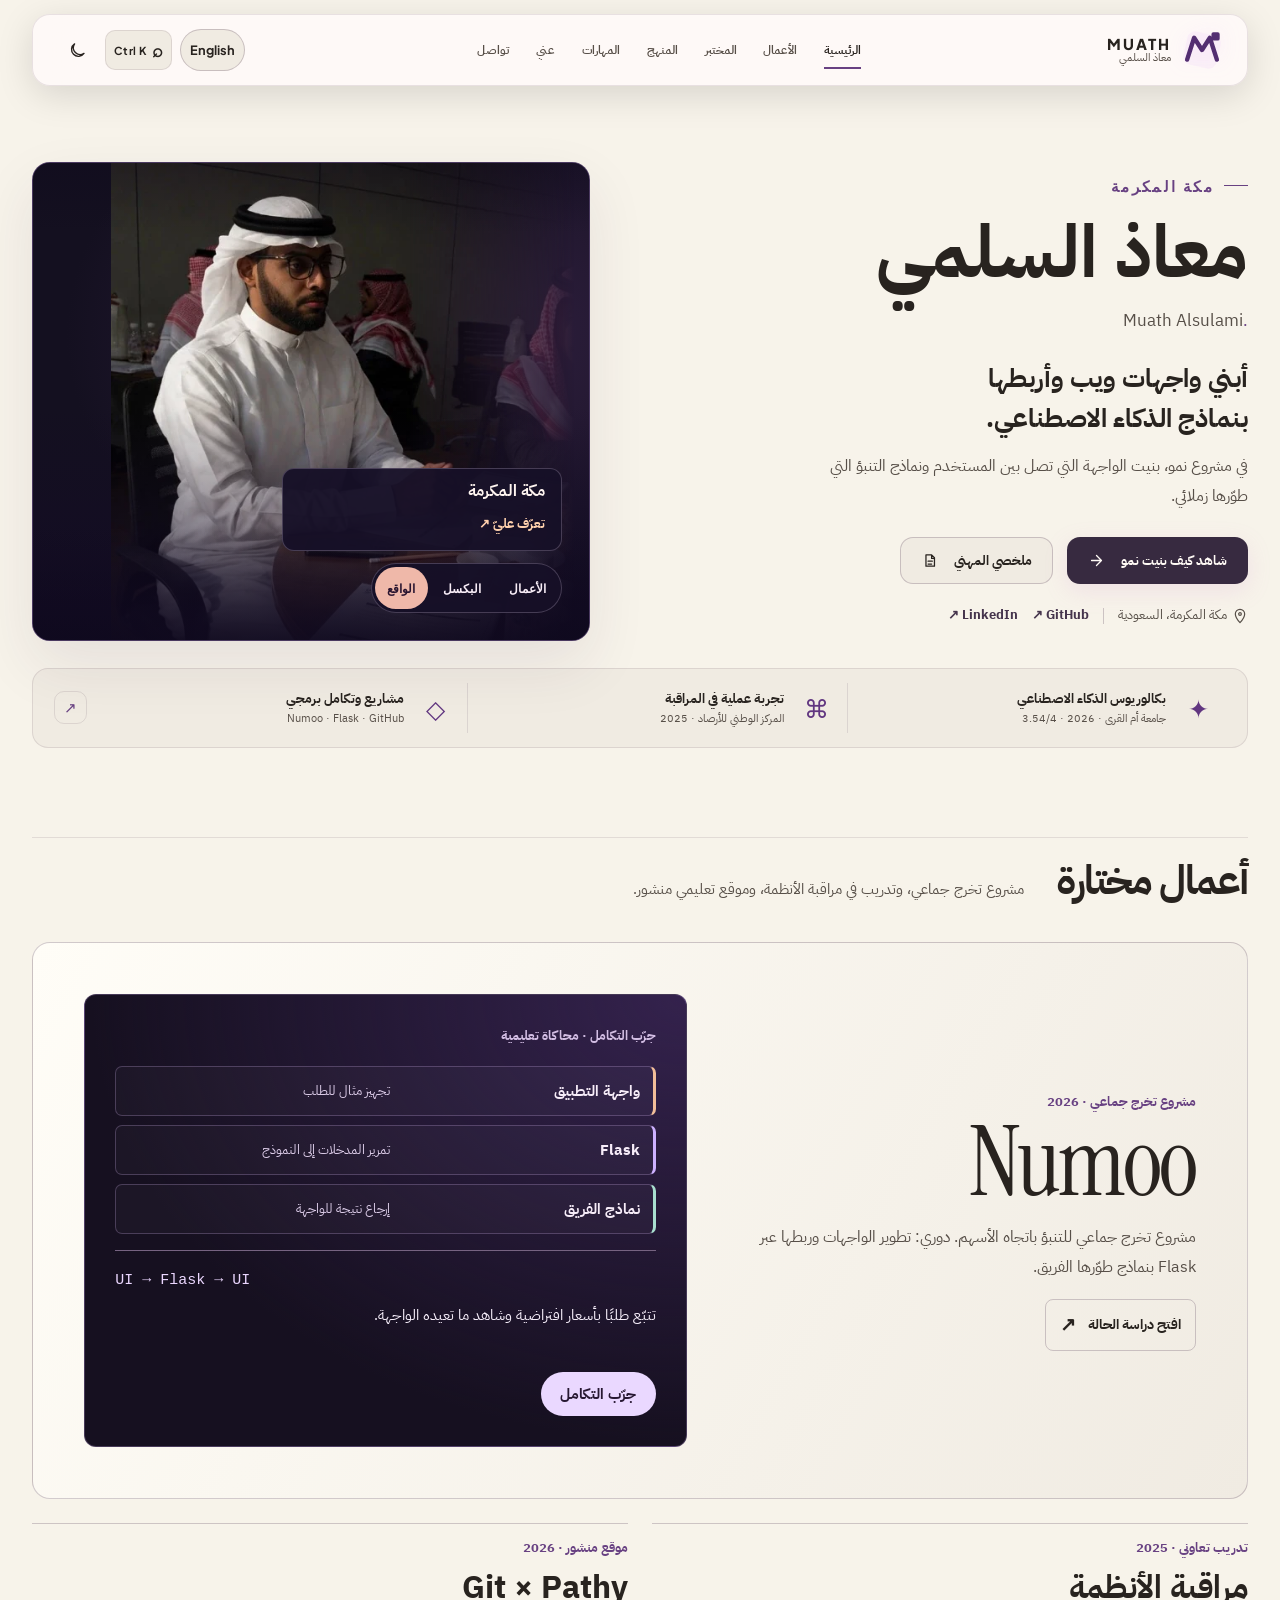
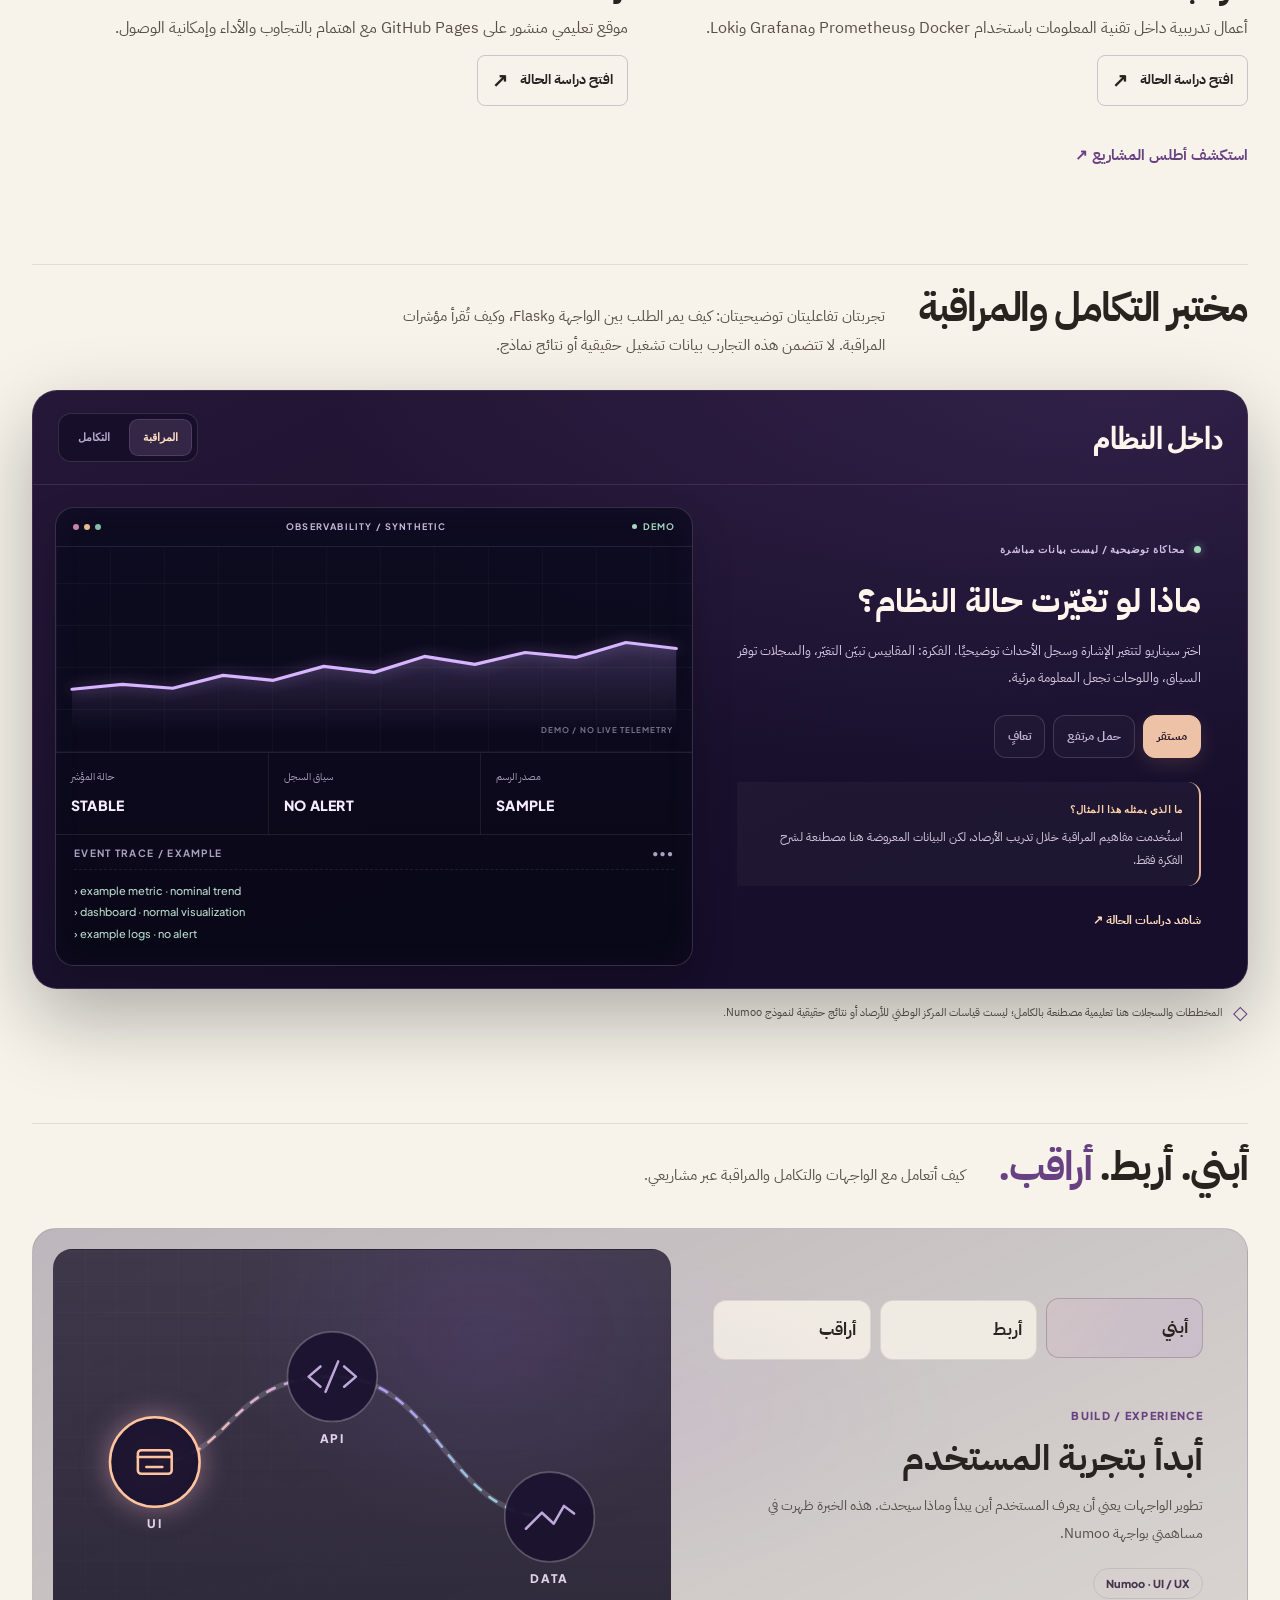
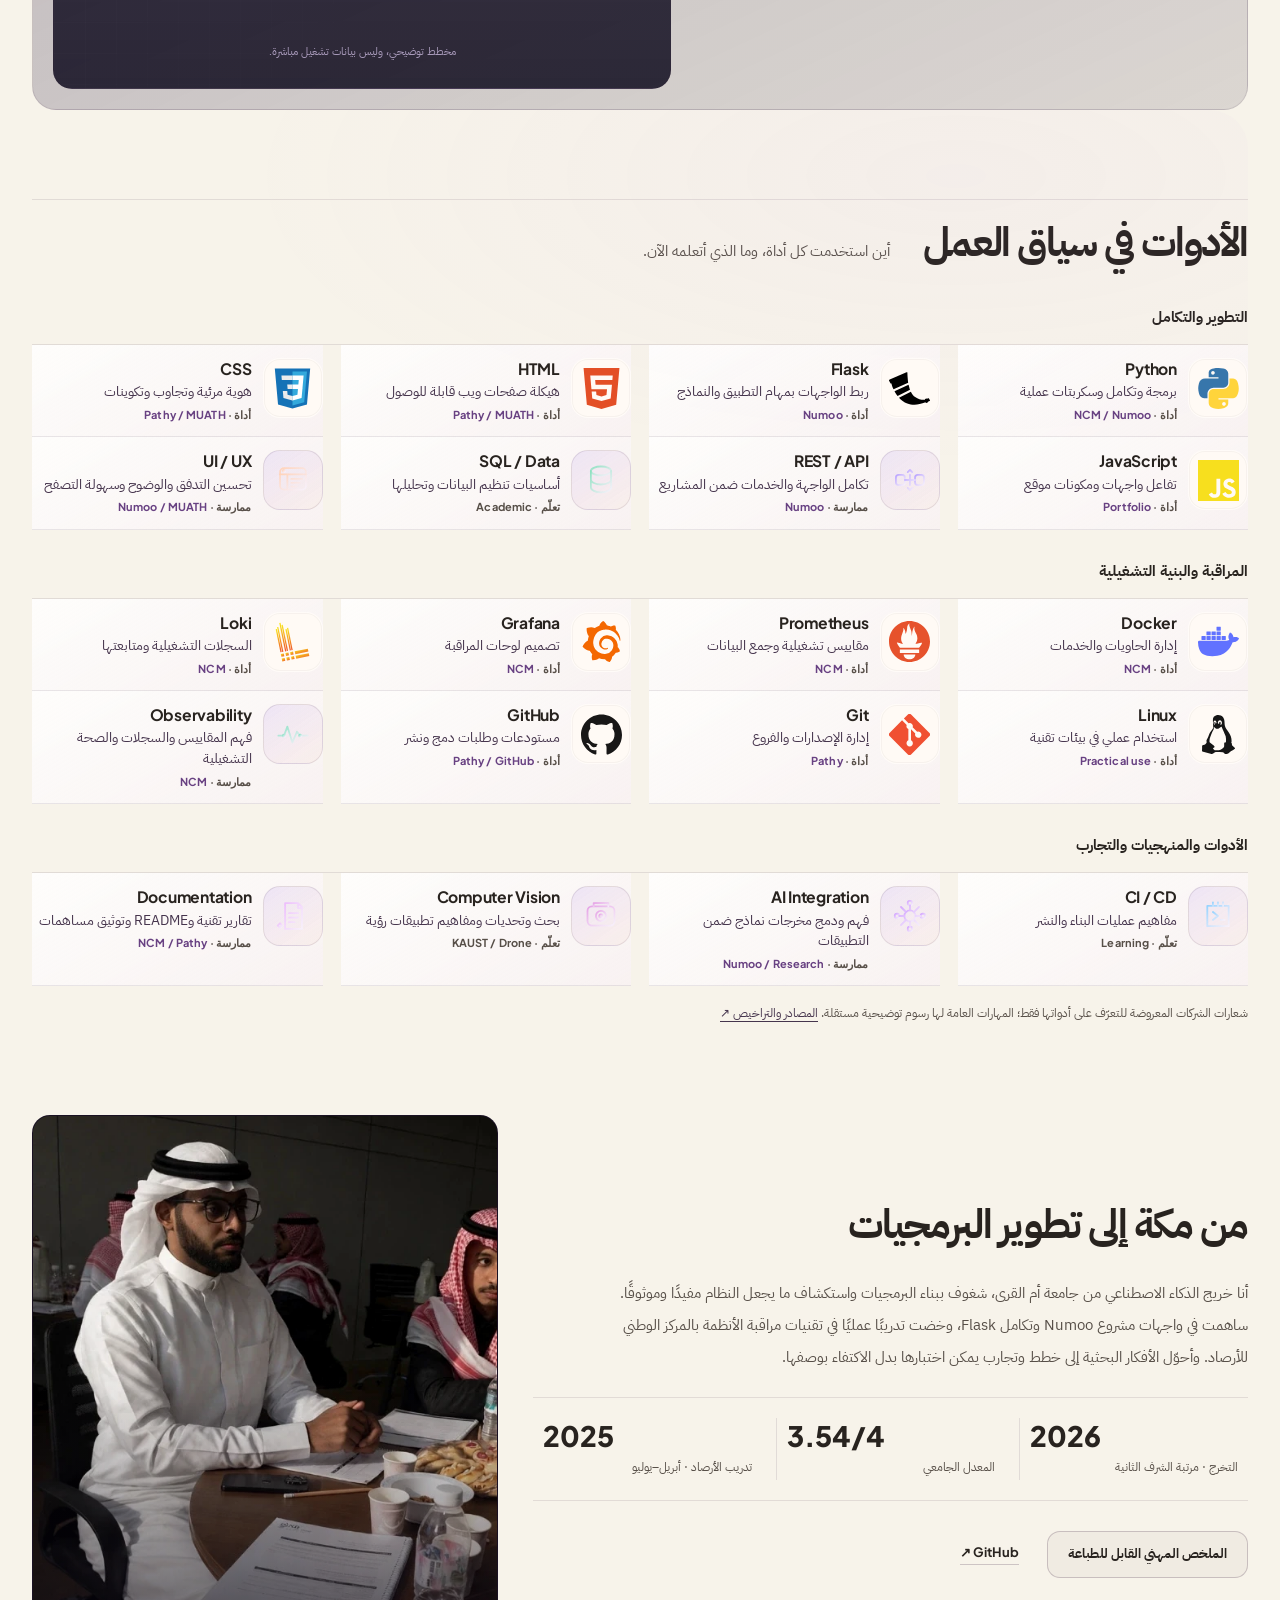
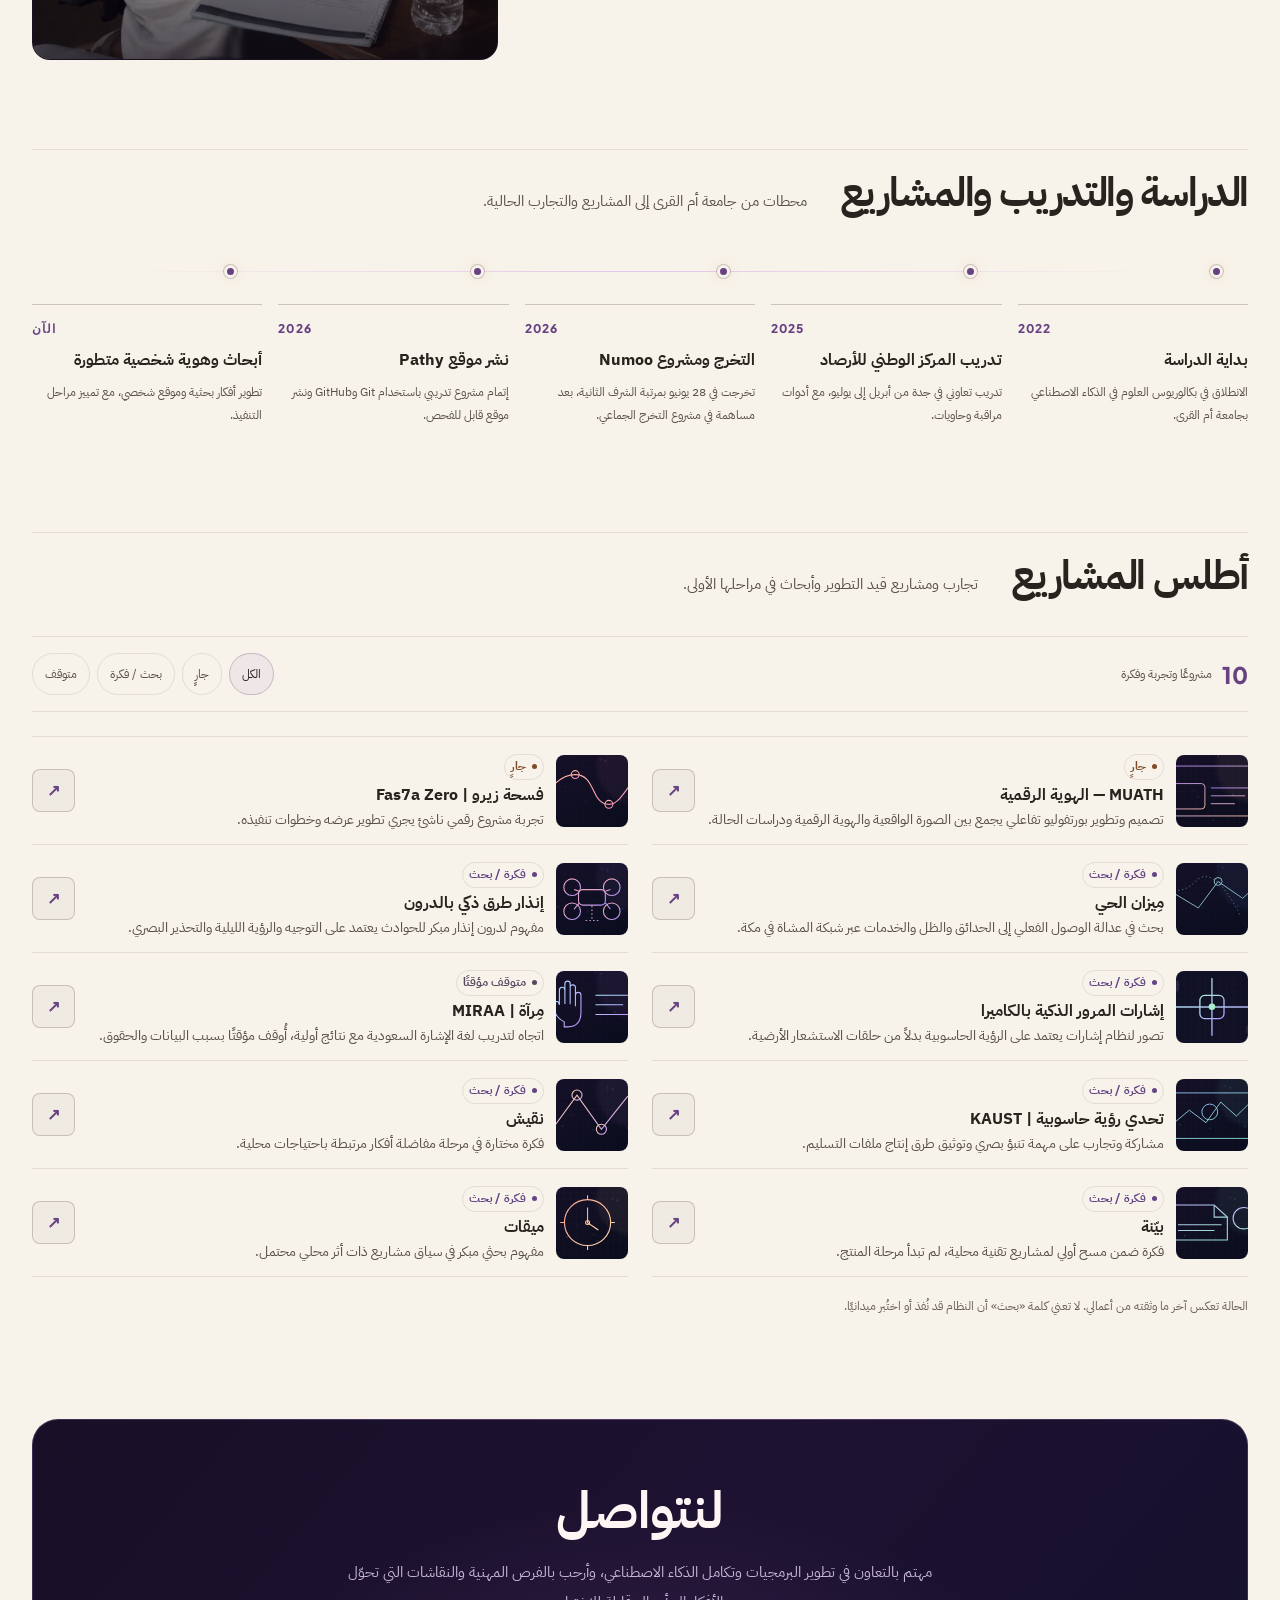
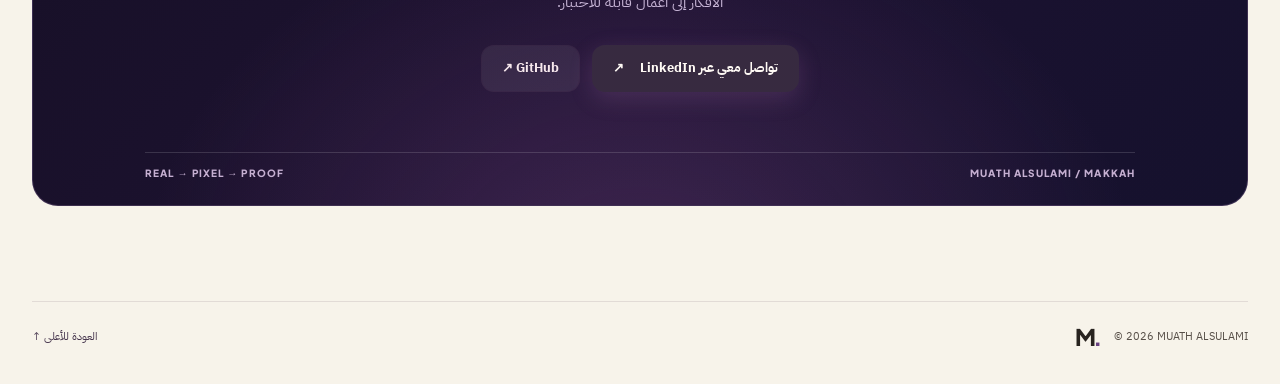
<file: index.html>
<!doctype html>
<html lang="ar" dir="rtl" data-lang="ar" data-theme="light">
  <head>
    <meta charset="utf-8" />
    <meta
      name="viewport"
      content="width=device-width,initial-scale=1,viewport-fit=cover"
    />
    <meta name="theme-color" content="#f7f3ea" />
    <meta
      name="description"
      content="معاذ السلمي — مطور برمجيات وخريج ذكاء اصطناعي. تطوير الواجهات وتكامل الحلول ومراقبة الأنظمة، مع مشاريع مكتملة ومفاهيم قيد البحث."
    />
    <link rel="canonical" href="https://muathmalsulami.github.io/" />
    <meta property="og:url" content="https://muathmalsulami.github.io/" />
    <meta property="og:locale" content="ar_SA" />
    <meta property="og:locale:alternate" content="en_US" />
    <meta
      property="og:image"
      content="https://muathmalsulami.github.io/assets/portfolio-share.jpg"
    />
    <meta property="og:image:width" content="1200" />
    <meta property="og:image:height" content="630" />
    <meta
      property="og:image:alt"
      content="Muath Alsulami · Web interfaces and AI integration"
    />
    <meta name="twitter:card" content="summary_large_image" />
    <meta property="og:type" content="website" />
    <meta property="og:title" content="معاذ السلمي | Muath Alsulami" />
    <meta
      property="og:description"
      content="Muath Alsulami · Software development, Flask integration, and systems observability in Makkah, Saudi Arabia."
    />
    <title>معاذ السلمي | Muath Alsulami</title>
    <link rel="icon" href="assets/favicon.svg" type="image/svg+xml" />
    <link rel="stylesheet" href="styles.css" />
    <link rel="stylesheet" href="atelier.css" />
    <link rel="stylesheet" href="brand-polish.css" />
    <script defer src="app.js"></script>
    <script defer src="atelier.js"></script>
  </head>
  <body>
    <noscript
      ><style>
        .header-controls,
        .scene-switch,
        .filter-buttons,
        .feature-link,
        .proof-lab-tabs,
        .scenario-controls,
        .method-switch {
          display: none !important;
        }
      </style></noscript
    >
    <a class="skip-link" data-i18n="skipLink" href="#main">تجاوز إلى المحتوى</a>
    <div class="reading-progress" role="presentation">
      <div id="readingProgress"></div>
    </div>

    <header class="site-header" id="top">
      <div class="header-inner container">
        <a class="brand" href="#home" aria-label="MUATH home">
          <span class="brand-symbol" aria-hidden="true"
            ><svg viewBox="0 0 48 48" fill="none">
              <path
                d="M7 35 15 10l9 14 9-14 8 25"
                stroke="currentColor"
                stroke-width="5"
                stroke-linejoin="round"
              />
              <rect
                x="37"
                y="6"
                width="5"
                height="5"
                fill="currentColor"
              /></svg
          ></span>
          <span class="brand-name"
            ><b>MUATH</b
            ><small data-i18n="brandArabic">معاذ السلمي</small></span
          >
        </a>
        <nav
          class="desktop-nav"
          aria-label="التنقل الرئيسي"
          data-i18n-label="navLabel"
        >
          <a href="#home" aria-current="location" data-i18n="navHome"
            >الرئيسية</a
          >
          <a href="#work" data-i18n="navWork">الأعمال</a
          ><a href="#evidence" data-at="navEvidence">المختبر</a>
          <a href="#approach" data-i18n="navApproach">المنهج</a>
          <a href="#skills" data-i18n="navSkills">المهارات</a>
          <a href="#about" data-i18n="navAbout">عني</a>
          <a href="#contact" data-i18n="navContact">تواصل</a>
        </nav>
        <div class="header-controls">
          <button
            class="language-switch"
            type="button"
            id="languageSwitch"
            lang="en"
            dir="ltr"
          >
            English
          </button>
          <button
            class="icon-button command-launch"
            id="commandLaunch"
            aria-keyshortcuts="Control+K Meta+K"
            type="button"
            aria-label="فتح لوحة التنقل السريع"
            title="Quick navigation (Ctrl+K)"
          >
            <span class="command-glyph" aria-hidden="true">⌕</span
            ><span class="command-shortcut" aria-hidden="true">Ctrl K</span>
          </button>
          <button
            class="icon-button theme-toggle"
            id="themeToggle"
            type="button"
            aria-label="تغيير المظهر"
            aria-pressed="false"
            title="Toggle appearance"
          >
            <svg viewBox="0 0 24 24" aria-hidden="true">
              <path
                d="M20.2 15.7a8.6 8.6 0 1 1-11.9-12A8.6 8.6 0 0 0 20.2 15.7Z"
              />
            </svg>
          </button>
          <button
            class="icon-button mobile-menu-button"
            id="menuToggle"
            type="button"
            aria-label="فتح القائمة"
            aria-controls="mobileNav"
            aria-expanded="false"
          >
            <svg viewBox="0 0 24 24" aria-hidden="true">
              <path d="M4 7h16M4 12h16M4 17h16" />
            </svg>
          </button>
        </div>
      </div>
      <nav
        class="mobile-nav"
        id="mobileNav"
        aria-label="التنقل على الجوال"
        data-i18n-label="mobileNavLabel"
        hidden
      >
        <a href="#home" data-i18n="navHome">الرئيسية</a
        ><a href="#work" data-i18n="navWork">الأعمال</a
        ><a href="#evidence" data-at="navEvidence">المختبر</a
        ><a href="#approach" data-i18n="navApproach">المنهج</a
        ><a href="#skills" data-i18n="navSkills">المهارات</a
        ><a href="#about" data-i18n="navAbout">عني</a
        ><a href="#contact" data-i18n="navContact">تواصل</a>
      </nav>
      <noscript
        ><nav class="container static-nav" aria-label="روابط المحتوى">
          <a href="#work">الأعمال</a><a href="#skills">المهارات</a
          ><a href="#about">عني</a><a href="#journey">المحطات</a
          ><a href="#contact">تواصل</a>
        </nav></noscript
      >
    </header>
    <main id="main" tabindex="-1">
      <section class="hero container" id="home" aria-labelledby="heroTitle">
        <div class="hero-grid">
          <div class="hero-copy">
            <p class="eyebrow accent-eyebrow">
              <span class="eyebrow-line"></span
              ><span data-i18n="heroEyebrow">مكة المكرمة</span>
            </p>
            <h1 id="heroTitle">
              <strong data-i18n="heroName">معاذ السلمي</strong>
            </h1>
            <div id="heroEnglish" class="hero-en" lang="en">
              Muath Alsulami<span class="orange-dot">.</span>
            </div>
            <p id="heroArabic" class="hero-ar" lang="ar" dir="rtl" hidden>
              معاذ السلمي
            </p>
            <p class="hero-role" data-i18n="heroRole">أبني واجهات ويب وأربطها بنماذج الذكاء الاصطناعي.</p>
            <p class="hero-lead" data-i18n="heroLead">في مشروع نمو، بنيت الواجهة التي تصل بين المستخدم ونماذج التنبؤ التي طوّرها زملائي.</p>
            <div class="hero-ctas">
              <a href="#numoo-heading" class="button button-primary"
                ><span data-i18n="viewWork">شاهد كيف بنيت نمو</span
                ><svg viewBox="0 0 24 24" aria-hidden="true">
                  <path d="M5 12h14m-7-7 7 7-7 7" /></svg></a
              ><a href="professional-summary.html" class="button button-outline"
                ><span data-i18n="professionalSummary">ملخصي المهني</span
                ><svg viewBox="0 0 24 24" aria-hidden="true">
                  <path d="M7 4h8l4 4v12H7zM15 4v5h4M10 13h6m-6 4h5" /></svg
              ></a>
            </div>
            <div class="hero-meta">
              <span class="meta-location"
                ><svg viewBox="0 0 24 24" aria-hidden="true">
                  <path d="M12 22s7-7.5 7-13a7 7 0 1 0-14 0c0 5.5 7 13 7 13Z" />
                  <circle cx="12" cy="9" r="2" /></svg
                ><span data-i18n="location">مكة المكرمة، السعودية</span></span
              ><span class="hero-meta-separator"></span
              ><a
                href="https://github.com/muathmalsulami"
                target="_blank"
                rel="noopener noreferrer"
                >GitHub ↗</a
              ><a
                href="https://www.linkedin.com/in/muath-m-alsulami/"
                target="_blank"
                rel="noopener noreferrer"
                >LinkedIn ↗</a
              >
            </div>
          </div>
          <div
            class="hero-scene"
            id="heroScene"
            data-view="real"
            role="group"
            data-i18n-label="sceneLabel"
            aria-label="صور معاذ ومشاهد من أعماله"
          >
            <div class="hero-sky" aria-hidden="true">
              <img
                src="assets/makkah-atmosphere.webp"
                srcset="
                  assets/makkah-atmosphere-720.webp  720w,
                  assets/makkah-atmosphere.webp     1540w
                "
                sizes="(max-width: 720px) 95vw, (max-width: 1440px) 54vw, 760px"
                alt=""
                width="1540"
                height="867"
                loading="lazy"
              />
            </div>
            <div class="hero-orb"></div>
            <div class="hero-gridlines"></div>
            <div class="hero-portrait">
              <img
                loading="lazy"
                src="assets/vr-person.webp"
                srcset="
                  assets/vr-person-540.webp 540w,
                  assets/vr-person.webp     995w
                "
                sizes="(max-width: 720px) 73vw, (max-width: 1440px) 44vw, 630px"
                data-i18n-alt="portraitAlt"
                alt="معاذ يرتدي نظارة الواقع الافتراضي مع وحدات التحكم"
                width="995"
                height="891"
              />
            </div>
            <div class="pixel-trail" aria-hidden="true"></div>
            <div class="orbit-line" aria-hidden="true">
              <svg viewBox="0 0 800 630" preserveAspectRatio="none">
                <path d="M-24 454C74 305 201 335 294 386S531 453 699 209" />
              </svg>
            </div>
            <div class="hero-pixel">
              <img
                loading="lazy"
                src="assets/pixel-muath.webp"
                srcset="
                  assets/pixel-muath-540.webp 540w,
                  assets/pixel-muath.webp     940w
                "
                sizes="(max-width: 720px) 68vw, (max-width: 1440px) 40vw, 570px"
                width="940"
                height="627"
                data-i18n-alt="pixelAlt"
                alt="نسخة بكسل فنية لمعاذ يعمل على جهاز الحاسوب"
                decoding="async"
              />
            </div>
            <div
              class="scene-switch"
              role="group"
              data-i18n-label="sceneControls"
              aria-label="طبقات المشهد"
            >
              <button
                type="button"
                data-view="real"
                data-i18n="sceneReal"
                class="is-active"
                aria-pressed="true"
              >
                الواقع
              </button>
              <button
                type="button"
                data-view="pixel"
                data-i18n="scenePixel"
                aria-pressed="false"
              >
                البكسل
              </button>
              <button
                type="button"
                data-view="proof"
                data-i18n="sceneProof"
                aria-pressed="false"
              >
                الأعمال
              </button>
            </div>
            <div class="scene-light" aria-hidden="true"></div>
            <div class="scene-portrait-real">
              <img
                src="assets/meeting.webp"
                width="570"
                height="740"
                data-i18n-alt="meetingAlt"
                alt="معاذ السلمي خلال اجتماع"
                fetchpriority="high"
                decoding="async"
              />
            </div>
            <div class="scene-real" aria-hidden="false">
              <strong data-i18n="realSceneTitle">مكة المكرمة</strong>
              <a href="#about" data-i18n="realSceneLink">تعرّف عليّ ↗</a>
            </div>
            <div class="scene-proof" inert aria-hidden="true">
              <strong data-at="sceneProofTitle">من الواجهة إلى النظام</strong>
              <p data-at="sceneProofBody">
                Numoo / UI + Flask integration · NCM / monitoring and logs
              </p>
              <a href="#work" data-at="sceneProofLink">الأعمال المختارة ↗</a>
            </div>
          </div>
        </div>
        <div class="proof-rail">
          <div>
            <span class="rail-symbol">✦</span>
            <div>
              <strong data-i18n="railOne">بكالوريوس الذكاء الاصطناعي</strong
              ><small data-i18n="railOneSub"
                >جامعة أم القرى · 2026 · 3.54/4</small
              >
            </div>
          </div>
          <div>
            <span class="rail-symbol">⌘</span>
            <div>
              <strong data-i18n="railTwo">تجربة عملية في المراقبة</strong
              ><small data-i18n="railTwoSub"
                >المركز الوطني للأرصاد · 2025</small
              >
            </div>
          </div>
          <div>
            <span class="rail-symbol">◇</span>
            <div>
              <strong data-i18n="railThree">مشاريع وتكامل برمجي</strong
              ><small data-i18n="railThreeSub">Numoo · Flask · GitHub</small>
            </div>
          </div>
          <a
            href="#journey"
            class="rail-link"
            data-i18n-label="journeyLabel"
            aria-label="المحطات المهنية"
            >↗</a
          >
        </div>
      </section>
      <section
        class="section container featured-section"
        id="work"
        aria-labelledby="featuredTitle"
      >
        <div class="section-head reveal">
          <div>
            <h2 id="featuredTitle" data-i18n="featuredTitle">أعمال مختارة</h2>
          </div>
          <p data-i18n="featuredIntro">
            مشروع تخرج جماعي، وتدريب في مراقبة الأنظمة، وموقع تعليمي منشور.
          </p>
        </div>
        <div class="work-dossier">
          <article class="work-lead reveal" aria-labelledby="numoo-heading">
            <div class="work-intro">
              <p class="work-kicker" data-i18n="numooContext">
                مشروع تخرج جماعي · 2026
              </p>
              <h3 id="numoo-heading" lang="en">Numoo</h3>
              <p data-i18n="numooFeatured">
                طوّرت واجهات التطبيق وربطتها عبر Flask بنماذج تنبؤ طوّرها فريق
                مشروع التخرج.
              </p>
              <button
                type="button"
                class="feature-link work-action"
                data-project="numoo"
                aria-labelledby="numoo-case numoo-heading"
              >
                <span id="numoo-case" data-i18n="openCase"
                  >افتح دراسة الحالة</span
                ><span aria-hidden="true">↗</span>
              </button>
            </div>
            <figure class="work-flow" id="numoo-trace">
              <figcaption data-i18n="flowCaption">جرّب التكامل · محاكاة تعليمية</figcaption>
              <ol aria-label="مسار التكامل" data-i18n-label="flowLabel">
                <li>
                  <b data-i18n="flowInterface">واجهة التطبيق</b
                  ><span data-i18n="flowInput">تجهيز مثال للطلب</span>
                </li>
                <li>
                  <b lang="en">Flask</b
                  ><span data-i18n="flowService">تمرير المدخلات إلى النموذج</span>
                </li>
                <li>
                  <b data-i18n="flowModel">نماذج الفريق</b
                  ><span data-i18n="flowOutput">إرجاع نتيجة للواجهة</span>
                </li>
              </ol>
              <div class="trace-console" hidden>
                <p class="trace-value" dir="ltr"><code id="traceWire"></code></p>
                <p id="traceStatus" role="status" aria-live="polite" aria-atomic="true"></p>
                <button id="traceNext" type="button"></button>
              </div>
            </figure>
          </article>
          <div class="work-support reveal">
            <article class="work-row" aria-labelledby="ncm-heading">
              <div>
                <p class="work-kicker" data-i18n="ncmContext">
                  تدريب تعاوني · 2025
                </p>
                <h3 id="ncm-heading" data-i18n="ncmTitle">مراقبة الأنظمة</h3>
                <p data-i18n="ncmFeatured">
                  تدريب عملي في المركز الوطني للأرصاد على الحاويات والمقاييس
                  ولوحات المتابعة والسجلات.
                </p>
              </div>
              <button
                type="button"
                class="feature-link work-action"
                data-project="ncm"
                aria-labelledby="ncm-case ncm-heading"
              >
                <span id="ncm-case" data-i18n="openCase">افتح دراسة الحالة</span
                ><span aria-hidden="true">↗</span>
              </button>
            </article>
            <article class="work-row" aria-labelledby="pathy-heading">
              <div>
                <p class="work-kicker" data-i18n="pathyContext">
                  موقع منشور · 2026
                </p>
                <h3 id="pathy-heading" lang="en">Git × Pathy</h3>
                <p data-i18n="pathyFeatured">
                  موقع تعليمي منشور يوضّح سير العمل باستخدام Git وGitHub.
                </p>
              </div>
              <button
                type="button"
                class="feature-link work-action"
                data-project="pathy"
                aria-labelledby="pathy-case pathy-heading"
              >
                <span id="pathy-case" data-i18n="openCase"
                  >افتح دراسة الحالة</span
                ><span aria-hidden="true">↗</span>
              </button>
            </article>
          </div>
        </div>
        <p>
          <a href="#atlas" class="atlas-jump" data-i18n="atlasLink"
            >استكشف أطلس المشاريع ↗</a
          >
        </p>
      </section>
      <noscript
        ><p class="container">
          <a href="https://github.com/muathmalsulami/learn-git-with-pathy"
            >مستودع Git × Pathy ↗</a
          >
        </p></noscript
      >
      <section
        class="section container evidence-section"
        id="evidence"
        aria-labelledby="evidenceTitle"
      >
        <div class="section-head reveal">
          <div>
            <h2 id="evidenceTitle" data-at-html="evidenceTitle">
              التقنية لا تُشرح فقط. <em>جرّب الفكرة.</em>
            </h2>
          </div>
          <p data-at="evidenceIntro">
            تجربتان توضيحيتان تفاعليتان: مسار تكامل التطبيق، وكيف تساعد المراقبة
            على فهم النظام. ليست بيانات حقيقية من الأرصاد أو نتائج Numoo.
          </p>
        </div>
        <div
          class="proof-lab reveal"
          id="proofLab"
          data-lab="observe"
          data-signal="steady"
        >
          <div class="proof-lab-head">
            <div class="proof-heading">
              <strong data-at="proofHeadline">داخل النظام</strong>
            </div>
            <div
              class="proof-lab-tabs"
              role="tablist"
              aria-label="تجارب المختبر"
              data-i18n-label="labTabs"
            >
              <button
                type="button"
                data-lab-mode="observe"
                id="lab-observe"
                role="tab"
                aria-controls="labPanel"
                data-at="labTabObserve"
                aria-selected="true"
                class="active"
              >
                المراقبة</button
              ><button
                type="button"
                data-lab-mode="integrate"
                id="lab-integrate"
                role="tab"
                aria-controls="labPanel"
                data-at="labTabIntegrate"
                aria-selected="false"
              >
                التكامل
              </button>
            </div>
          </div>
          <div
            class="proof-lab-body"
            id="labPanel"
            role="tabpanel"
            aria-labelledby="lab-observe"
            tabindex="0"
          >
            <div class="proof-lab-story">
              <div class="proof-indicator">
                <span></span
                ><span data-at="labSimBadge"
                  >EXPLANATORY SIMULATION / NOT LIVE DATA</span
                >
              </div>
              <h3 id="labTitle" data-at="labObserveTitle">
                ماذا لو تغيرت حالة النظام؟
              </h3>
              <p id="labDescription" data-at="labObserveDesc">
                بدل رسم بياني ثابت، غيّر السيناريو وشاهد كيف تتبدل الإشارات
                والسجل التوضيحي. هذا يشرح فائدة Prometheus وGrafana وLoki — ولا
                يدّعي تشغيل نظام المركز هنا.
              </p>
              <div
                class="scenario-controls"
                id="scenarioControls"
                role="group"
                aria-label="Simulated system scenarios"
              >
                <button
                  type="button"
                  data-signal="steady"
                  class="active"
                  aria-pressed="true"
                  data-at="signalSteady"
                >
                  طبيعي</button
                ><button
                  type="button"
                  data-signal="surge"
                  aria-pressed="false"
                  data-at="signalSurge"
                >
                  ضغط مرتفع</button
                ><button
                  type="button"
                  data-signal="recover"
                  aria-pressed="false"
                  data-at="signalRecover"
                >
                  استعادة
                </button>
              </div>
              <div class="proof-lesson">
                <span class="proof-lesson-kicker" data-at="labLessonLabel"
                  >ماذا يثبت هذا القسم؟</span
                >
                <p id="labLesson" data-at="labObserveLesson">
                  أنني أفهم العلاقة بين المقاييس والسجلات ولوحات المتابعة، وليس
                  أنه قياس حقيقي من جهة عمل.
                </p>
              </div>
              <a class="proof-case-link" href="#work" data-at="labCaseLink"
                >اطلع على أعمالي الموثقة ↗</a
              >
            </div>
            <div class="proof-console" aria-label="Simulation visualization">
              <div class="console-header">
                <span class="console-dots"><i></i><i></i><i></i></span
                ><span id="consoleLabel">OBSERVABILITY / SIMULATED SIGNAL</span
                ><span class="console-live"><i></i> DEMO</span>
              </div>
              <div class="console-graph">
                <div class="graph-sheen"></div>
                <svg
                  viewBox="0 0 540 170"
                  role="img"
                  aria-label="Illustrative simulated monitoring line graph"
                  preserveAspectRatio="none"
                >
                  <defs>
                    <linearGradient
                      id="consoleFill"
                      x1="0"
                      y1="0"
                      x2="0"
                      y2="1"
                    >
                      <stop
                        offset="0"
                        stop-color="#c2a2fc"
                        stop-opacity=".22"
                      />
                      <stop offset="1" stop-color="#c2a2fc" stop-opacity="0" />
                    </linearGradient>
                  </defs>
                  <path
                    class="console-area"
                    id="consoleArea"
                    d="M0 126L45 121 90 125 135 112 180 117 225 103 270 109 315 93 360 101 405 89 450 94 495 79 540 85L540 170 0 170Z"
                    fill="url(#consoleFill)"
                  />
                  <path
                    class="console-path"
                    id="consolePath"
                    d="M0 126L45 121 90 125 135 112 180 117 225 103 270 109 315 93 360 101 405 89 450 94 495 79 540 85"
                  /></svg
                ><span class="graph-watermark">DEMO / NO LIVE TELEMETRY</span>
              </div>
              <div class="console-metrics">
                <div>
                  <small data-at="metricSignal">حالة المؤشر</small
                  ><strong id="metricSignal">STEADY</strong>
                </div>
                <div>
                  <small data-at="metricAction">قراءة السجل</small
                  ><strong id="metricAction">NO ALERT</strong>
                </div>
                <div>
                  <small data-at="metricSource">نوع البيانات</small
                  ><strong id="metricSource">SIMULATED</strong>
                </div>
              </div>
              <div class="console-terminal">
                <div class="terminal-head">
                  <span>EVENT TRACE / EXAMPLE</span><span>●●●</span>
                </div>
                <div id="consoleLog" class="console-log" aria-live="polite">
                  › metric received · stable trend<br />› dashboard updated · no
                  alert<br />› logs available for context
                </div>
              </div>
            </div>
          </div>
        </div>
        <div class="proof-lab-footnote">
          <span class="diamond-glyph" aria-hidden="true">◇</span
          ><span data-at="evidenceDisclaimer"
            >كل القيم والمخططات في التجربة توضيحية، ولا تمثل بيانات الأرصاد أو
            نتائج الاختبار على أنظمة إنتاجية.</span
          >
        </div>
      </section>
      <section
        class="section method-section"
        id="approach"
        aria-labelledby="methodTitle"
      >
        <div class="container">
          <div class="section-head reveal">
            <div>
              <h2 id="methodTitle" data-i18n="methodTitle">
                أبني. أربط. <em>أراقب.</em>
              </h2>
            </div>
            <p data-i18n="methodIntro">
              كيف أتعامل مع الواجهات والتكامل والمراقبة عبر مشاريعي.
            </p>
          </div>
          <div class="method-shell reveal">
            <div class="method-side">
              <div
                class="method-switch"
                role="tablist"
                aria-label="طريقة العمل"
                data-i18n-label="tabGroup"
              >
                <button
                  type="button"
                  data-stage="build"
                  id="stage-build"
                  role="tab"
                  aria-selected="true"
                  aria-controls="stageDescription"
                  class="is-active"
                >
                  <b data-i18n="tabBuild">أبني</b></button
                ><button
                  type="button"
                  data-stage="integrate"
                  id="stage-integrate"
                  role="tab"
                  aria-selected="false"
                  aria-controls="stageDescription"
                >
                  <b data-i18n="tabIntegrate">أربط</b></button
                ><button
                  type="button"
                  data-stage="observe"
                  id="stage-observe"
                  role="tab"
                  aria-selected="false"
                  aria-controls="stageDescription"
                >
                  <b data-i18n="tabObserve">أراقب</b>
                </button>
              </div>
              <div
                class="method-copy"
                id="stageDescription"
                role="tabpanel"
                tabindex="0"
              >
                <span id="stageLabel">BUILD / EXPERIENCE</span>
                <h3 id="stageTitle">أبدأ بتجربة المستخدم</h3>
                <p id="stageText">
                  بناء واجهات عملية وتدفقات واضحة وربط عناصرها بما يحتاجه
                  المستخدم.
                </p>
                <div id="stageEvidence" class="method-evidence">Numoo · UI</div>
              </div>
            </div>
            <div
              class="method-visual"
              aria-label="مخطط توضيحي للواجهة والتكامل والمراقبة"
            >
              <svg
                viewBox="0 0 700 410"
                role="img"
                aria-label="مخطط بصري لمراحل بناء الواجهة وتكامل الوظائف ومراقبة البيانات"
              >
                <defs>
                  <linearGradient
                    id="methodGradient"
                    x1="0"
                    y1="0"
                    x2="1"
                    y2="0"
                  >
                    <stop stop-color="#ffc79b" />
                    <stop offset=".52" stop-color="#ba91ff" />
                    <stop offset="1" stop-color="#80e0c8" />
                  </linearGradient>
                </defs>
                <path
                  class="method-path-base"
                  d="M105 220C195 220 190 119 315 119S450 285 572 285"
                />
                <path
                  class="method-path-active"
                  id="methodActivePath"
                  d="M105 220C195 220 190 119 315 119S450 285 572 285"
                />
                <g
                  class="diagram-node is-active"
                  data-node="build"
                  transform="translate(105 220)"
                >
                  <circle r="53" />
                  <rect x="-20" y="-14" width="40" height="28" rx="4" />
                  <path d="M-20 -6h40m-30 12h19" />
                  <text y="78">UI</text>
                </g>
                <g
                  class="diagram-node"
                  data-node="integrate"
                  transform="translate(315 119)"
                >
                  <circle r="53" />
                  <path d="m-14-12-14 12 14 12M14-12 28 0 14 12M7-18-8 18" />
                  <text y="78">API</text>
                </g>
                <g
                  class="diagram-node"
                  data-node="observe"
                  transform="translate(572 285)"
                >
                  <circle r="53" />
                  <path d="M-28 14-9-5l14 13 12-21 12 9" />
                  <text y="78">DATA</text>
                </g>
              </svg>
              <p data-i18n="methodDisclaimer">
                مخطط توضيحي، وليس بيانات تشغيل مباشرة.
              </p>
            </div>
          </div>
        </div>
      </section>
      <section
        class="section container skills-section"
        id="skills"
        aria-labelledby="skillsTitle"
      >
        <div class="section-head reveal">
          <div>
            <h2 id="skillsTitle" data-i18n="skillsTitle">
              الأدوات في سياق العمل
            </h2>
          </div>
          <p data-i18n="skillsIntro">
            أين استخدمت كل أداة، وما الذي أتعلمه الآن.
          </p>
        </div>
        <div class="skills-group-label">
          <span data-i18n="skillsGroupOne">التطوير والتكامل</span>
        </div>
        <div class="skills-grid" id="skillsDevelopment"></div>
        <noscript
          ><p>
            Python، Flask، HTML، CSS، JavaScript، REST APIs، SQL، UI/UX.
          </p></noscript
        >
        <div class="skills-group-label">
          <span data-i18n="skillsGroupTwo">المراقبة والبنية التشغيلية</span>
        </div>
        <div class="skills-grid" id="skillsSystems"></div>
        <noscript
          ><p>
            Docker، Prometheus، Grafana، Loki، Linux، Git، GitHub،
            Observability.
          </p></noscript
        >
        <div class="skills-group-label">
          <span data-i18n="skillsGroupThree">الأدوات والمنهجيات والتجارب</span>
        </div>
        <div class="skills-grid" id="skillsPractice"></div>
        <noscript
          ><p>
            CI/CD (تعلم)، AI Integration، Computer Vision (بحث)، Documentation.
          </p></noscript
        >
        <p class="brand-note" data-brand-note>
          <span data-i18n="brandNote"
            >تعرّف الشعارات بالأدوات التقنية. المهارات العامة لها رسوم
            توضيحية.</span
          >
          <a href="BRAND_ASSETS.md" data-i18n="brandSources"
            >المصادر والتراخيص ↗</a
          >
        </p>
      </section>
      <section
        class="section container about-section"
        id="about"
        aria-labelledby="aboutTitle"
      >
        <div class="about-layout">
          <div class="about-image reveal">
            <img
              data-i18n-alt="meetingAlt"
              src="assets/meeting.webp"
              width="570"
              height="740"
              alt="معاذ السلمي خلال اجتماع، يرتدي الثوب والغترة والنظارات"
              loading="lazy"
            />
          </div>
          <div class="about-story reveal">
            <h2 id="aboutTitle" data-i18n="aboutTitle">
              من مكة إلى تطوير البرمجيات
            </h2>
            <p data-i18n="aboutBody">
              أنا خريج الذكاء الاصطناعي من جامعة أم القرى، شغوف ببناء البرمجيات
              واستكشاف ما يجعل النظام مفيدًا وموثوقًا. ساهمت في واجهات مشروع
              Numoo وتكامل Flask، وخضت تدريبًا عمليًا في تقنيات مراقبة الأنظمة
              بالمركز الوطني للأرصاد. وأحوّل الأفكار البحثية إلى خطط وتجارب يمكن
              اختبارها بدل الاكتفاء بوصفها.
            </p>
            <div class="about-facts">
              <div>
                <strong>2026</strong
                ><span data-i18n="factGrad">التخرج · مرتبة الشرف الثانية</span>
              </div>
              <div>
                <strong>3.54/4</strong
                ><span data-i18n="factGpa">المعدل الجامعي</span>
              </div>
              <div>
                <strong>2025</strong
                ><span data-i18n="factNcm">تدريب الأرصاد · أبريل–يوليو</span>
              </div>
            </div>
            <div class="about-actions">
              <a
                href="professional-summary.html"
                class="button button-outline"
                data-i18n="viewSnapshot"
                >الملخص المهني القابل للطباعة</a
              ><a
                href="https://github.com/muathmalsulami"
                target="_blank"
                rel="noopener noreferrer"
                class="underlined-link"
                >GitHub ↗</a
              >
            </div>
          </div>
        </div>
      </section>
      <section
        class="section container journey-section"
        id="journey"
        aria-labelledby="journeyTitle"
      >
        <div class="section-head reveal">
          <div>
            <h2 id="journeyTitle" data-i18n="journeyTitle">
              الدراسة والتدريب والمشاريع
            </h2>
          </div>
          <p data-i18n="journeyIntro">
            محطات من جامعة أم القرى إلى المشاريع والتجارب الحالية.
          </p>
        </div>
        <div class="journey-track" id="journeyTrack"></div>
        <noscript
          ><p>
            جامعة أم القرى 2022–2026 · تدريب المركز الوطني للأرصاد 2025 · مشروع
            Numoo 2026 · نشر مشروع Pathy 2026.
          </p></noscript
        >
      </section>
      <section
        class="section container atlas-section"
        id="atlas"
        aria-labelledby="atlasTitle"
      >
        <div class="section-head reveal">
          <div>
            <h2 id="atlasTitle" data-i18n="atlasTitle">أطلس المشاريع</h2>
          </div>
          <p data-i18n="atlasIntro">
            تجارب ومشاريع قيد التطوير وأبحاث في مراحلها الأولى.
          </p>
        </div>
        <div class="atlas-controls">
          <div class="atlas-count">
            <span id="atlasCount">10</span
            ><span data-i18n="atlasCountLabel">مشروعًا وتجربة وفكرة</span>
          </div>
          <div class="filter-buttons" role="group" aria-label="تصفية المشاريع">
            <button
              type="button"
              data-filter="all"
              class="is-active"
              aria-pressed="true"
              data-i18n="filterAll"
            >
              الكل</button
            ><button
              type="button"
              data-filter="active"
              aria-pressed="false"
              data-i18n="filterActive"
            >
              جارٍ</button
            ><button
              type="button"
              data-filter="concept"
              aria-pressed="false"
              data-i18n="filterConcept"
            >
              بحث / فكرة</button
            ><button
              type="button"
              data-filter="paused"
              aria-pressed="false"
              data-i18n="filterPaused"
            >
              متوقف
            </button>
          </div>
        </div>
        <div class="atlas-grid" id="atlasGrid" aria-live="polite">
          <noscript
            ><p>
              تشغيل JavaScript مطلوب لعرض الأرشيف التفاعلي. يمكنك تصفح المشاريع
              المنشورة مباشرة على
              <a href="https://github.com/muathmalsulami">GitHub</a>.
            </p></noscript
          >
        </div>
        <p class="atlas-footnote" data-i18n="atlasFootnote">
          الحالة تعكس آخر ما وثقته من أعمالي. لا تعني كلمة «بحث» أن النظام قد
          نُفذ أو اختُبر ميدانيًا.
        </p>
      </section>
      <section
        class="section container contact-section"
        id="contact"
        aria-labelledby="contactTitle"
      >
        <div class="contact-panel reveal">
          <h2 id="contactTitle" data-i18n="contactTitle">لنتواصل</h2>
          <p data-i18n="contactBody">
            مهتم بالتعاون في تطوير البرمجيات وتكامل الذكاء الاصطناعي، وأرحب
            بالفرص المهنية والنقاشات التي تحوّل الأفكار إلى أعمال قابلة
            للاختبار.
          </p>
          <div class="contact-actions">
            <a
              href="https://www.linkedin.com/in/muath-m-alsulami/"
              target="_blank"
              rel="noopener noreferrer"
              class="button button-primary"
              ><span data-i18n="contactLinkedin">تواصل معي عبر LinkedIn</span
              ><span>↗</span></a
            ><a
              href="https://github.com/muathmalsulami"
              target="_blank"
              rel="noopener noreferrer"
              class="button button-outline"
              >GitHub ↗</a
            >
          </div>
          <div class="contact-baseline">
            <span>MUATH ALSULAMI / MAKKAH</span
            ><span>REAL → PIXEL → PROOF</span>
          </div>
        </div>
      </section>
    </main>
    <footer class="footer container">
      <div>
        <span class="footer-symbol">M<span>.</span></span
        ><span>© 2026 MUATH ALSULAMI</span>
      </div>
      <a href="#top" data-i18n="backToTop">العودة للأعلى ↑</a>
    </footer>
    <dialog
      id="commandPalette"
      class="command-palette"
      aria-labelledby="commandTitle"
    >
      <div class="command-shell">
        <div class="command-top">
          <span id="commandTitle" data-at="paletteTitle"
            >QUICK ACCESS / التنقل السريع</span
          ><button
            id="commandClose"
            type="button"
            aria-label="Close quick navigation"
          >
            ✕
          </button>
        </div>
        <div class="command-search-label">
          <span aria-hidden="true">⌕</span
          ><input
            id="commandQuery"
            type="search"
            role="combobox"
            aria-autocomplete="list"
            aria-controls="commandResults"
            aria-expanded="false"
            autocomplete="off"
            data-at-placeholder="palettePlaceholder"
            placeholder="ابحث عن قسم أو مشروع..."
            aria-label="Search pages and projects"
          /><kbd aria-hidden="true">ESC</kbd>
        </div>
        <div
          class="command-results"
          id="commandResults"
          role="listbox"
          aria-label="نتائج البحث"
          data-i18n-label="searchResults"
        ></div>
        <p class="command-status" id="commandStatus" role="status"></p>
        <div class="command-footer">
          <span data-at="paletteHint"
            >↑↓ للتنقل · Enter للفتح · Esc للإغلاق</span
          >
        </div>
      </div>
    </dialog>
    <dialog
      id="projectDialog"
      class="project-dialog"
      aria-labelledby="modalTitle"
    >
      <div class="modal-shell">
        <div class="modal-topline">
          <span data-i18n="case">دراسة المشروع</span
          ><button
            type="button"
            autofocus
            class="dialog-close"
            id="dialogClose"
            aria-label="إغلاق"
          >
            ×
          </button>
        </div>
        <div class="modal-heading">
          <img id="modalImage" alt="تمثيل بصري توضيحي للمشروع" />
          <div>
            <span id="modalStatus" class="project-state"></span>
            <h2 id="modalTitle"></h2>
            <p id="modalSummary"></p>
          </div>
        </div>
        <div class="modal-content">
          <div id="modalObjectiveBlock">
            <h3 data-i18n="modalObjectiveLabel">المشكلة والهدف</h3>
            <p id="modalObjective"></p>
          </div>
          <div>
            <h3 data-i18n="modalRoleLabel">مساهمتي / الحالة</h3>
            <p id="modalRole"></p>
          </div>
          <div>
            <h3 data-i18n="modalOutcomeLabel">المخرجات والأدلة</h3>
            <p id="modalOutcome"></p>
          </div>
          <div>
            <h3 data-i18n="modalLimitLabel">ما الذي لم يثبت بعد؟</h3>
            <p id="modalLimit"></p>
          </div>
          <div id="modalNextBlock">
            <h3 data-i18n="modalNextLabel">خطوة تالية ممكنة</h3>
            <p id="modalNext"></p>
          </div>
        </div>
        <div class="modal-links" id="modalLinks"></div>
        <div class="case-share">
          <button type="button" id="caseCopy" data-i18n="copyCase">
            نسخ رابط الدراسة
          </button>
          <p id="caseShareStatus" role="status"></p>
          <input
            id="caseShareUrl"
            type="url"
            readonly
            hidden
            aria-label="رابط الدراسة"
            data-i18n-label="caseUrlLabel"
          />
        </div>
      </div>
    </dialog>
  </body>
</html>
</file>
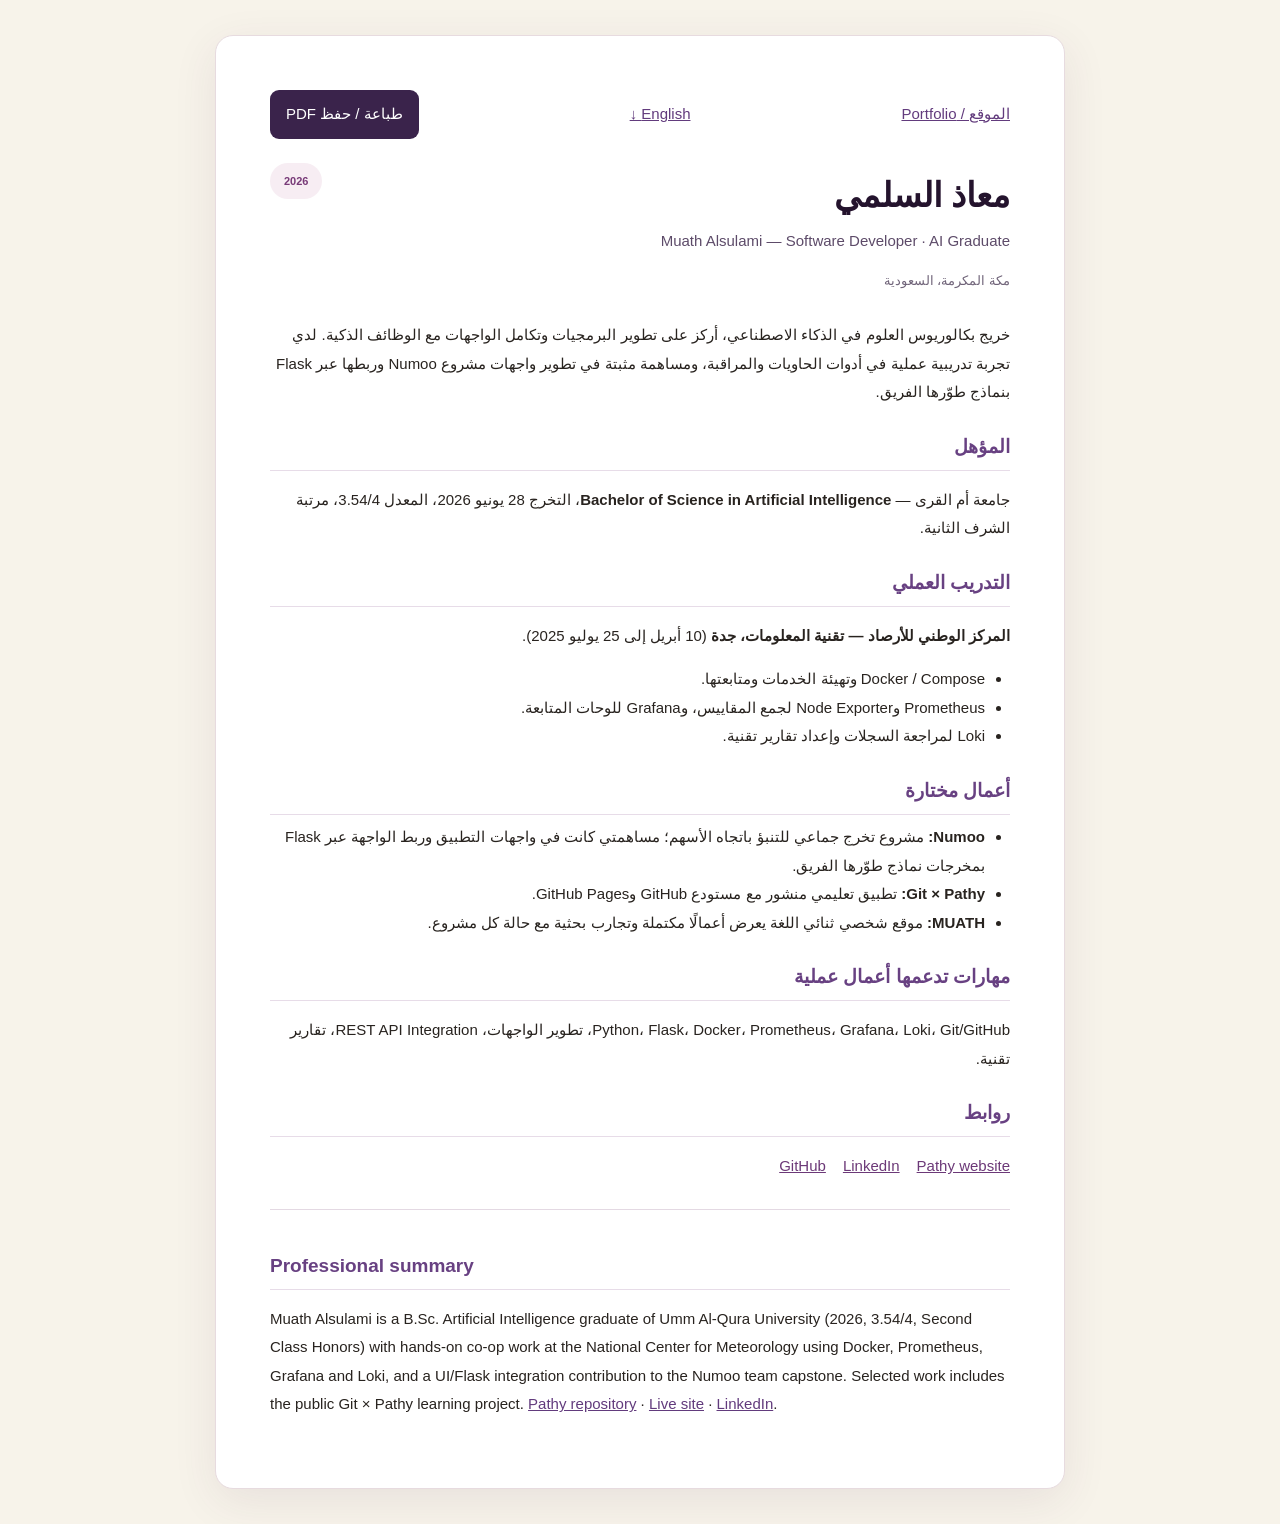
<file: professional-summary.html>
<!doctype html>
<html lang="ar" dir="rtl">
  <head>
    <meta charset="utf-8" />
    <meta name="viewport" content="width=device-width,initial-scale=1" />
    <link rel="icon" href="assets/favicon.svg" type="image/svg+xml" />
    <title>معاذ السلمي — ملخص مهني / Professional Snapshot</title>
    <style>
      * {
        box-sizing: border-box;
      }
      body {
        font:
          15px/1.9 Tahoma,
          "Noto Sans Arabic",
          sans-serif;
        margin: 0;
        background: #f7f3ea;
        color: #28231f;
      }
      .sheet {
        max-width: 850px;
        background: #fff;
        margin: 35px auto;
        padding: 54px;
        border: 1px solid #e7dbdf;
        box-shadow: 0 12px 45px #51304a17;
        border-radius: 18px;
      }
      h1 {
        font-size: 34px;
        margin: 0;
        color: #24132d;
      }
      h2 {
        font-size: 19px;
        color: #684182;
        margin: 22px 0 8px;
        border-bottom: 1px solid #e7dce8;
        padding-bottom: 5px;
      }
      h3 {
        margin: 0 0 8px;
      }
      .role {
        color: #5d4b69;
      }
      .links a {
        color: #6c3978;
        margin-left: 17px;
        overflow-wrap: anywhere;
      }
      .small {
        color: #706479;
        font-size: 13px;
      }
      ul {
        padding-right: 25px;
        margin: 8px 0;
      }
      .header {
        display: flex;
        justify-content: space-between;
        align-items: start;
        gap: 16px;
      }
      .stamp {
        padding: 8px 14px;
        border-radius: 99px;
        background: #f7edf3;
        color: #783a78;
        font-weight: bold;
        font-size: 11px;
      }
      .english {
        direction: ltr;
        text-align: left;
        border-top: 1px solid #e4d9e3;
        margin-top: 28px;
        padding-top: 16px;
      }
      button {
        padding: 10px 16px;
        border: 0;
        border-radius: 9px;
        background: #3a234b;
        color: white;
        font: inherit;
        cursor: pointer;
      }
      .actions {
        display: flex;
        justify-content: space-between;
        align-items: center;
        gap: 10px;
        margin: 0 0 24px;
      }
      .note {
        font-size: 12px;
        color: #7c6c7e;
      }
      a {
        color: #623b7d;
      }
      @media print {
        body {
          background: #fff;
        }
        .sheet {
          box-shadow: none;
          border: 0;
          border-radius: 0;
          margin: 0;
          max-width: none;
          padding: 14mm;
        }
        .actions {
          display: none;
        }
        h1 {
          font-size: 28px;
        }
        h2 {
          break-after: avoid;
        }
      }
      @media (max-width: 720px) {
        .sheet {
          margin: 0;
          border-radius: 0;
          padding: 24px;
        }
        .header {
          flex-direction: column;
        }
      }
    </style>
  </head>
  <body>
    <article class="sheet">
      <div class="actions">
        <a href="index.html">الموقع / Portfolio</a
        ><a href="#english" lang="en">English ↓</a
        ><button onclick="window.print()">طباعة / حفظ PDF</button>
      </div>
      <div class="header">
        <div>
          <h1>معاذ السلمي</h1>
          <div class="role" lang="en" dir="ltr">
            Muath Alsulami — Software Developer · AI Graduate
          </div>
          <p class="small">
            مكة المكرمة، السعودية
          </p>
        </div>
        <span class="stamp">2026</span>
      </div>
      <p>
        خريج بكالوريوس العلوم في الذكاء الاصطناعي، أركز على تطوير البرمجيات
        وتكامل الواجهات مع الوظائف الذكية. لدي تجربة تدريبية عملية في أدوات
        الحاويات والمراقبة، ومساهمة مثبتة في تطوير واجهات مشروع Numoo وربطها عبر
        Flask بنماذج طوّرها الفريق.
      </p>
      <h2>المؤهل</h2>
      <p>
        جامعة أم القرى —
        <strong>Bachelor of Science in Artificial Intelligence</strong>، التخرج
        28 يونيو 2026، المعدل 3.54/4، مرتبة الشرف الثانية.
      </p>
      <h2>التدريب العملي</h2>
      <p>
        <strong>المركز الوطني للأرصاد — تقنية المعلومات، جدة</strong> (10 أبريل
        إلى 25 يوليو 2025).
      </p>
      <ul>
        <li>Docker / Compose وتهيئة الخدمات ومتابعتها.</li>
        <li>
          Prometheus وNode Exporter لجمع المقاييس، وGrafana للوحات المتابعة.
        </li>
        <li>Loki لمراجعة السجلات وإعداد تقارير تقنية.</li>
      </ul>
      <h2>أعمال مختارة</h2>
      <ul>
        <li>
          <strong>Numoo:</strong> مشروع تخرج جماعي للتنبؤ باتجاه الأسهم؛ مساهمتي
          كانت في واجهات التطبيق وربط الواجهة عبر Flask بمخرجات نماذج طوّرها
          الفريق.
        </li>
        <li>
          <strong>Git × Pathy:</strong> تطبيق تعليمي منشور مع مستودع GitHub
          وGitHub Pages.
        </li>
        <li>
          <strong>MUATH:</strong> موقع شخصي ثنائي اللغة يعرض أعمالًا مكتملة
          وتجارب بحثية مع حالة كل مشروع.
        </li>
      </ul>
      <h2>مهارات تدعمها أعمال عملية</h2>
      <p>
        Python، Flask، Docker، Prometheus، Grafana، Loki، Git/GitHub، تطوير
        الواجهات، REST API Integration، تقارير تقنية.
      </p>
      <h2>روابط</h2>
      <p class="links">
        <a href="https://github.com/muathmalsulami">GitHub</a
        ><a href="https://www.linkedin.com/in/muath-m-alsulami/">LinkedIn</a
        ><a href="https://muathmalsulami.github.io/learn-git-with-pathy/"
          >Pathy website</a
        >
      </p>
      <div class="english" lang="en" dir="ltr" id="english">
        <h2>Professional summary</h2>
        <p>
          Muath Alsulami is a B.Sc. Artificial Intelligence graduate of Umm
          Al-Qura University (2026, 3.54/4, Second Class Honors) with hands-on
          co-op work at the National Center for Meteorology using Docker,
          Prometheus, Grafana and Loki, and a UI/Flask integration contribution
          to the Numoo team capstone. Selected work includes the public Git ×
          Pathy learning project.
          <a href="https://github.com/muathmalsulami/learn-git-with-pathy"
            >Pathy repository</a
          >
          ·
          <a href="https://muathmalsulami.github.io/learn-git-with-pathy/"
            >Live site</a
          >
          ·
          <a href="https://www.linkedin.com/in/muath-m-alsulami/">LinkedIn</a>.
        </p>
      </div>
    </article>
  </body>
</html>
</file>
<file: styles.css>
/* Local font subsets from Google Fonts. License files are in assets/fonts. */
@font-face {
  font-family: "IBM Plex Sans Arabic";
  font-style: normal;
  font-weight: 400;
  font-display: swap;
  src: url(assets/fonts/ibm-plex-arabic-400-arabic.woff2) format("woff2");
  unicode-range:
    U+0600-06FF, U+0750-077F, U+0870-0891, U+0897-08E1, U+08E3-08FF,
    U+200C-200E, U+2010-2011, U+204F, U+2E41, U+FB50-FDFF, U+FE70-FE74,
    U+FE76-FEFC, U+102E0-102FB, U+10E60-10E7E, U+10EC2-10EC7, U+10EC9-10EEE,
    U+10EF0-10EFF, U+1EE00-1EE03, U+1EE05-1EE1F, U+1EE21-1EE22, U+1EE24,
    U+1EE27, U+1EE29-1EE32, U+1EE34-1EE37, U+1EE39, U+1EE3B, U+1EE42, U+1EE47,
    U+1EE49, U+1EE4B, U+1EE4D-1EE4F, U+1EE51-1EE52, U+1EE54, U+1EE57, U+1EE59,
    U+1EE5B, U+1EE5D, U+1EE5F, U+1EE61-1EE62, U+1EE64, U+1EE67-1EE6A,
    U+1EE6C-1EE72, U+1EE74-1EE77, U+1EE79-1EE7C, U+1EE7E, U+1EE80-1EE89,
    U+1EE8B-1EE9B, U+1EEA1-1EEA3, U+1EEA5-1EEA9, U+1EEAB-1EEBB, U+1EEF0-1EEF1;
}

@font-face {
  font-family: "IBM Plex Sans Arabic";
  font-style: normal;
  font-weight: 400;
  font-display: swap;
  src: url(assets/fonts/ibm-plex-arabic-400-latin.woff2) format("woff2");
  unicode-range:
    U+0000-00FF, U+0131, U+0152-0153, U+02BB-02BC, U+02C6, U+02DA, U+02DC,
    U+0304, U+0308, U+0329, U+2000-206F, U+20AC, U+2122, U+2191, U+2193, U+2212,
    U+2215, U+FEFF, U+FFFD;
}

@font-face {
  font-family: "IBM Plex Sans Arabic";
  font-style: normal;
  font-weight: 500;
  font-display: swap;
  src: url(assets/fonts/ibm-plex-arabic-500-arabic.woff2) format("woff2");
  unicode-range:
    U+0600-06FF, U+0750-077F, U+0870-0891, U+0897-08E1, U+08E3-08FF,
    U+200C-200E, U+2010-2011, U+204F, U+2E41, U+FB50-FDFF, U+FE70-FE74,
    U+FE76-FEFC, U+102E0-102FB, U+10E60-10E7E, U+10EC2-10EC7, U+10EC9-10EEE,
    U+10EF0-10EFF, U+1EE00-1EE03, U+1EE05-1EE1F, U+1EE21-1EE22, U+1EE24,
    U+1EE27, U+1EE29-1EE32, U+1EE34-1EE37, U+1EE39, U+1EE3B, U+1EE42, U+1EE47,
    U+1EE49, U+1EE4B, U+1EE4D-1EE4F, U+1EE51-1EE52, U+1EE54, U+1EE57, U+1EE59,
    U+1EE5B, U+1EE5D, U+1EE5F, U+1EE61-1EE62, U+1EE64, U+1EE67-1EE6A,
    U+1EE6C-1EE72, U+1EE74-1EE77, U+1EE79-1EE7C, U+1EE7E, U+1EE80-1EE89,
    U+1EE8B-1EE9B, U+1EEA1-1EEA3, U+1EEA5-1EEA9, U+1EEAB-1EEBB, U+1EEF0-1EEF1;
}

@font-face {
  font-family: "IBM Plex Sans Arabic";
  font-style: normal;
  font-weight: 500;
  font-display: swap;
  src: url(assets/fonts/ibm-plex-arabic-500-latin.woff2) format("woff2");
  unicode-range:
    U+0000-00FF, U+0131, U+0152-0153, U+02BB-02BC, U+02C6, U+02DA, U+02DC,
    U+0304, U+0308, U+0329, U+2000-206F, U+20AC, U+2122, U+2191, U+2193, U+2212,
    U+2215, U+FEFF, U+FFFD;
}

@font-face {
  font-family: "IBM Plex Sans Arabic";
  font-style: normal;
  font-weight: 600;
  font-display: swap;
  src: url(assets/fonts/ibm-plex-arabic-600-arabic.woff2) format("woff2");
  unicode-range:
    U+0600-06FF, U+0750-077F, U+0870-0891, U+0897-08E1, U+08E3-08FF,
    U+200C-200E, U+2010-2011, U+204F, U+2E41, U+FB50-FDFF, U+FE70-FE74,
    U+FE76-FEFC, U+102E0-102FB, U+10E60-10E7E, U+10EC2-10EC7, U+10EC9-10EEE,
    U+10EF0-10EFF, U+1EE00-1EE03, U+1EE05-1EE1F, U+1EE21-1EE22, U+1EE24,
    U+1EE27, U+1EE29-1EE32, U+1EE34-1EE37, U+1EE39, U+1EE3B, U+1EE42, U+1EE47,
    U+1EE49, U+1EE4B, U+1EE4D-1EE4F, U+1EE51-1EE52, U+1EE54, U+1EE57, U+1EE59,
    U+1EE5B, U+1EE5D, U+1EE5F, U+1EE61-1EE62, U+1EE64, U+1EE67-1EE6A,
    U+1EE6C-1EE72, U+1EE74-1EE77, U+1EE79-1EE7C, U+1EE7E, U+1EE80-1EE89,
    U+1EE8B-1EE9B, U+1EEA1-1EEA3, U+1EEA5-1EEA9, U+1EEAB-1EEBB, U+1EEF0-1EEF1;
}

@font-face {
  font-family: "IBM Plex Sans Arabic";
  font-style: normal;
  font-weight: 600;
  font-display: swap;
  src: url(assets/fonts/ibm-plex-arabic-600-latin.woff2) format("woff2");
  unicode-range:
    U+0000-00FF, U+0131, U+0152-0153, U+02BB-02BC, U+02C6, U+02DA, U+02DC,
    U+0304, U+0308, U+0329, U+2000-206F, U+20AC, U+2122, U+2191, U+2193, U+2212,
    U+2215, U+FEFF, U+FFFD;
}

@font-face {
  font-family: "IBM Plex Sans Arabic";
  font-style: normal;
  font-weight: 700;
  font-display: swap;
  src: url(assets/fonts/ibm-plex-arabic-700-arabic.woff2) format("woff2");
  unicode-range:
    U+0600-06FF, U+0750-077F, U+0870-0891, U+0897-08E1, U+08E3-08FF,
    U+200C-200E, U+2010-2011, U+204F, U+2E41, U+FB50-FDFF, U+FE70-FE74,
    U+FE76-FEFC, U+102E0-102FB, U+10E60-10E7E, U+10EC2-10EC7, U+10EC9-10EEE,
    U+10EF0-10EFF, U+1EE00-1EE03, U+1EE05-1EE1F, U+1EE21-1EE22, U+1EE24,
    U+1EE27, U+1EE29-1EE32, U+1EE34-1EE37, U+1EE39, U+1EE3B, U+1EE42, U+1EE47,
    U+1EE49, U+1EE4B, U+1EE4D-1EE4F, U+1EE51-1EE52, U+1EE54, U+1EE57, U+1EE59,
    U+1EE5B, U+1EE5D, U+1EE5F, U+1EE61-1EE62, U+1EE64, U+1EE67-1EE6A,
    U+1EE6C-1EE72, U+1EE74-1EE77, U+1EE79-1EE7C, U+1EE7E, U+1EE80-1EE89,
    U+1EE8B-1EE9B, U+1EEA1-1EEA3, U+1EEA5-1EEA9, U+1EEAB-1EEBB, U+1EEF0-1EEF1;
}

@font-face {
  font-family: "IBM Plex Sans Arabic";
  font-style: normal;
  font-weight: 700;
  font-display: swap;
  src: url(assets/fonts/ibm-plex-arabic-700-latin.woff2) format("woff2");
  unicode-range:
    U+0000-00FF, U+0131, U+0152-0153, U+02BB-02BC, U+02C6, U+02DA, U+02DC,
    U+0304, U+0308, U+0329, U+2000-206F, U+20AC, U+2122, U+2191, U+2193, U+2212,
    U+2215, U+FEFF, U+FFFD;
}

@font-face {
  font-family: "Instrument Serif";
  font-style: normal;
  font-weight: 400;
  font-display: swap;
  src: url(assets/fonts/instrument-serif-400-latin-ext.woff2) format("woff2");
  unicode-range:
    U+0100-02BA, U+02BD-02C5, U+02C7-02CC, U+02CE-02D7, U+02DD-02FF, U+0304,
    U+0308, U+0329, U+1D00-1DBF, U+1E00-1E9F, U+1EF2-1EFF, U+2020, U+20A0-20AB,
    U+20AD-20C4, U+2113, U+2C60-2C7F, U+A720-A7FF;
}

@font-face {
  font-family: "Instrument Serif";
  font-style: normal;
  font-weight: 400;
  font-display: swap;
  src: url(assets/fonts/instrument-serif-400-latin.woff2) format("woff2");
  unicode-range:
    U+0000-00FF, U+0131, U+0152-0153, U+02BB-02BC, U+02C6, U+02DA, U+02DC,
    U+0304, U+0308, U+0329, U+2000-206F, U+20AC, U+2122, U+2191, U+2193, U+2212,
    U+2215, U+FEFF, U+FFFD;
}

@font-face {
  font-family: "Plus Jakarta Sans";
  font-style: normal;
  font-weight: 400 800;
  font-display: swap;
  src: url(assets/fonts/plus-jakarta-400-800-latin-ext.woff2) format("woff2");
  unicode-range:
    U+0100-02BA, U+02BD-02C5, U+02C7-02CC, U+02CE-02D7, U+02DD-02FF, U+0304,
    U+0308, U+0329, U+1D00-1DBF, U+1E00-1E9F, U+1EF2-1EFF, U+2020, U+20A0-20AB,
    U+20AD-20C4, U+2113, U+2C60-2C7F, U+A720-A7FF;
}

@font-face {
  font-family: "Plus Jakarta Sans";
  font-style: normal;
  font-weight: 400 800;
  font-display: swap;
  src: url(assets/fonts/plus-jakarta-400-800-latin.woff2) format("woff2");
  unicode-range:
    U+0000-00FF, U+0131, U+0152-0153, U+02BB-02BC, U+02C6, U+02DA, U+02DC,
    U+0304, U+0308, U+0329, U+2000-206F, U+20AC, U+2122, U+2191, U+2193, U+2212,
    U+2215, U+FEFF, U+FFFD;
}

/* MUATH | Signature Edition. One coherent design system; no accumulated patch cascade. */
:root {
  color-scheme: dark;
  --bg: #0d091c;
  --bg2: #110d26;
  --panel: #171129;
  --panel-raised: #1c1533;
  --ink: #fcf6f4;
  --ink-sub: #d7cddf;
  --muted: #aea3bf;
  --muted2: #a397b3;
  --accent: #ffc597;
  --accent2: #b895f1;
  --mint: #9cdbc7;
  --line: rgba(238, 223, 255, 0.115);
  --line-strong: rgba(240, 226, 255, 0.23);
  --surface: rgba(255, 255, 255, 0.034);
  --blur: rgba(18, 12, 38, 0.72);
  --glow: #d58bcf;
  --shadow: 0 22px 65px rgba(6, 3, 15, 0.23);
  --font-ar: "IBM Plex Sans Arabic", Tahoma, sans-serif;
  --font-en: "Plus Jakarta Sans", Arial, sans-serif;
  --font-display: "Instrument Serif", Georgia, serif;
  --max: 1472px;
  --radius: 22px;
}

html[data-theme="light"] {
  color-scheme: light;
  --bg: #f4edf0;
  --bg2: #f8f3f4;
  --panel: #fff9f8;
  --panel-raised: #f8edf3;
  --ink: #2d1a36;
  --ink-sub: #46354d;
  --muted: #695b78;
  --muted2: #665570;
  --accent: #b36a72;
  --accent2: #835bc4;
  --mint: #427968;
  --line: rgba(55, 29, 61, 0.11);
  --line-strong: rgba(55, 29, 61, 0.22);
  --surface: rgba(78, 34, 87, 0.038);
  --blur: rgba(255, 250, 249, 0.87);
  --shadow: 0 24px 60px rgba(56, 30, 63, 0.09);
}

* {
  box-sizing: border-box;
}

html {
  scroll-behavior: smooth;
  scroll-padding-top: 98px;
}

body {
  margin: 0;
  background: var(--bg);
  color: var(--ink);
  font: 400 15px/1.75 var(--font-ar);
  -webkit-font-smoothing: antialiased;
  transition:
    background-color 0.3s,
    color 0.3s;
}

body::before {
  content: "";
  position: absolute;
  inset: 0 0 auto;
  height: 1300px;
  background:
    radial-gradient(
      ellipse at 20% 13%,
      rgba(116, 67, 155, 0.18),
      transparent 31%
    ),
    radial-gradient(
      ellipse at 80% 18%,
      rgba(192, 104, 159, 0.12),
      transparent 29%
    );
  pointer-events: none;
  z-index: -1;
}

html[data-theme="light"] body::before {
  background: radial-gradient(
    ellipse at 20% 13%,
    rgba(159, 99, 177, 0.08),
    transparent 36%
  );
}

a {
  color: inherit;
  text-decoration: none;
}

button {
  font: inherit;
  color: inherit;
  cursor: pointer;
  background: none;
  border: 0;
}

button:not(:disabled) {
  -webkit-tap-highlight-color: transparent;
}

button:focus-visible,
a:focus-visible,
[tabindex]:focus-visible {
  outline: 2px solid var(--accent);
  outline-offset: 4px;
}

img,
svg {
  max-width: 100%;
}

img {
  display: block;
}

svg {
  fill: none;
  stroke: currentColor;
  stroke-width: 1.8;
  stroke-linecap: round;
  stroke-linejoin: round;
}

::selection {
  background: #deb7f0;
  color: #1a0f2b;
}

.container {
  max-width: var(--max);
  width: calc(100% - clamp(32px, 5vw, 100px));
  margin-inline: auto;
}

.skip-link {
  position: fixed;
  z-index: 1000;
  top: -100px;
  inset-inline-start: 20px;
  padding: 10px 20px;
  background: var(--accent);
  color: #29142d;
  border-radius: 12px;
}

.skip-link:focus {
  top: 10px;
}

.reading-progress {
  position: fixed;
  top: 0;
  left: 0;
  width: 100%;
  height: 3px;
  z-index: 300;
  pointer-events: none;
}

.reading-progress > div {
  height: 100%;
  width: 100%;
  background: linear-gradient(90deg, #b48afa, #f2b695);
}

.page-aura {
  pointer-events: none;
  position: fixed;
  left: -200px;
  top: 12%;
  width: 500px;
  height: 500px;
  border-radius: 50%;
  background: rgba(109, 64, 166, 0.08);
  filter: blur(90px);
  z-index: -1;
}

/* HEADER */
.site-header {
  position: sticky;
  top: 0;
  z-index: 220;
  padding: 14px 0 8px;
  pointer-events: none;
}

.header-inner {
  height: 72px;
  display: flex;
  align-items: center;
  gap: 20px;
  justify-content: space-between;
  background: var(--blur);
  border: 1px solid var(--line);
  border-radius: 18px;
  padding: 0 24px;
  box-shadow: 0 9px 36px rgba(4, 2, 10, 0.13);
  backdrop-filter: blur(22px);
  -webkit-backdrop-filter: blur(22px);
  pointer-events: auto;
}

.brand {
  display: inline-flex;
  align-items: center;
  gap: 10px;
  flex-shrink: 0;
  min-width: 130px;
}

.brand-symbol {
  width: 42px;
  height: 42px;
  display: grid;
  place-items: center;
  color: #f8e6e6;
  position: relative;
}

.brand-symbol::after {
  content: "";
  position: absolute;
  inset: 4px;
  border-radius: 8px;
  background: rgba(198, 136, 247, 0.075);
  transform: rotate(13deg);
  z-index: -1;
}

.brand-symbol svg {
  width: 42px;
  stroke-width: 4.4;
  filter: drop-shadow(0 0 11px rgba(226, 158, 255, 0.23));
}

html[data-theme="light"] .brand-symbol {
  color: #532e71;
}

.brand-name {
  line-height: 1.15;
  display: flex;
  flex-direction: column;
}

.brand-name b {
  font: 800 15px/1.15 var(--font-en);
  letter-spacing: 0.13em;
}

.brand-name small {
  font-size: 11px;
  color: var(--muted);
  white-space: nowrap;
}

.desktop-nav {
  display: flex;
  align-items: center;
  gap: clamp(13px, 2.1vw, 34px);
}

.desktop-nav a {
  font-size: 12px;
  font-weight: 600;
  color: var(--muted);
  position: relative;
  padding: 14px 0;
  transition: color 0.2s;
}

.desktop-nav a:hover,
.desktop-nav a[aria-current] {
  color: var(--ink);
}

.desktop-nav a::after {
  content: "";
  height: 2px;
  width: 100%;
  position: absolute;
  inset: auto 0 6px;
  background: var(--accent);
  transform: scaleX(0);
  transform-origin: center;
  transition: transform 0.25s;
}

.desktop-nav a[aria-current]::after,
.desktop-nav a:hover::after {
  transform: scaleX(1);
}

.header-controls {
  display: flex;
  align-items: center;
  gap: 8px;
  flex-shrink: 0;
}

.language-switch {
  display: inline-flex;
  align-items: center;
  justify-content: center;
  min-inline-size: 58px;
  min-block-size: 42px;
  padding-inline: 9px;
  border: 1px solid var(--line-strong);
  border-radius: 999px;
  background: var(--surface);
  color: var(--ink);
  font: 700 0.8rem/1 var(--font-en);
}

.language-switch[lang="ar"] {
  font-family: var(--font-ar);
}

.language-switch:hover {
  border-color: var(--accent2);
}

.icon-button {
  display: grid;
  place-items: center;
  width: 40px;
  height: 40px;
  border: 1px solid transparent;
  background: none;
  border-radius: 12px;
}

.icon-button:hover {
  background: var(--surface);
  border-color: var(--line);
}

.icon-button svg {
  width: 19px;
  height: 19px;
}

.mobile-menu-button,
.mobile-nav {
  display: none;
}

/* HERO */
.eyebrow {
  font: 700 11px/1.4 var(--font-en);
  letter-spacing: 0.16em;
  text-transform: uppercase;
  color: var(--accent);
}

.button {
  display: inline-flex;
  justify-content: center;
  align-items: center;
  gap: 16px;
  min-height: 47px;
  border-radius: 13px;
  padding: 11px 20px;
  border: 1px solid var(--line-strong);
  font-weight: 700;
  line-height: 1.4;
  font-size: 13px;
  transition:
    transform 0.22s,
    box-shadow 0.22s,
    border-color 0.22s,
    background-color 0.22s;
}

.button:hover {
  transform: translateY(-2px);
}

.button svg {
  width: 17px;
  height: 17px;
}

.button-primary {
  background: linear-gradient(114deg, #f7c099 3%, #d99ac3 68%, #ab82ec);
  border-color: transparent;
  color: #21142b;
  box-shadow: 0 7px 23px rgba(206, 137, 201, 0.17);
}

.button-primary:hover {
  box-shadow: 0 12px 28px rgba(206, 137, 201, 0.3);
}

.button-outline {
  background: var(--surface);
  color: var(--ink);
}

.button-outline:hover {
  border-color: var(--accent2);
  background: rgba(157, 111, 205, 0.08);
}

.proof-rail {
  display: grid;
  grid-template-columns: repeat(3, minmax(0, 1fr)) 36px;
  gap: 10px;
  border: 1px solid var(--line);
  border-radius: 16px;
  background: var(--surface);
  margin-top: 17px;
  padding: 14px 18px;
  align-items: center;
}

.proof-rail > div {
  display: flex;
  gap: 13px;
  align-items: center;
  min-width: 0;
  padding: 5px 12px;
  border-inline-start: 1px solid var(--line);
}

.proof-rail > div:first-child {
  border: 0;
}

.rail-symbol {
  display: grid;
  place-items: center;
  width: 38px;
  height: 38px;
  flex-shrink: 0;
  font: 400 25px var(--font-en);
  color: var(--accent2);
}

.proof-rail strong,
.proof-rail small {
  display: block;
  white-space: normal;
}

.proof-rail strong {
  font-size: 13px;
}

.proof-rail small {
  font-size: 11px;
  color: var(--muted);
  line-height: 1.5;
}

.rail-link {
  display: grid;
  place-items: center;
  width: 33px;
  height: 33px;
  border: 1px solid var(--line);
  border-radius: 10px;
  color: var(--accent);
}

/* SECTIONS AND TYPOGRAPHY */
.section {
  padding-top: clamp(67px, 7vw, 110px);
}

.section-head {
  display: flex;
  align-items: flex-end;
  justify-content: space-between;
  gap: 34px;
  margin-bottom: 32px;
}

.section-head > div {
  max-width: 65%;
}

.section-head h2,
.about-story h2 {
  margin: 12px 0 0;
  font-size: clamp(30px, 3.15vw, 48px);
  line-height: 1.4;
  letter-spacing: -0.035em;
}

.section-head h2 em,
.about-story h2 em,
.contact-panel h2 em {
  font-style: normal;
  color: var(--accent);
}

.section-head > p {
  max-width: 440px;
  color: var(--muted);
  font-size: 14px;
  line-height: 2;
  margin: 0;
}

.section-head h2:has(em) {
  text-wrap: balance;
}

.underlined-link {
  font: 700 13px var(--font-en);
  border-bottom: 1px solid var(--line-strong);
  padding-bottom: 4px;
}

.underlined-link:hover {
  color: var(--accent);
}
/* FEATURED CASES */

.feature-link {
  display: inline-flex;
  align-items: center;
  gap: 24px;
  justify-content: space-between;
  border-top: 1px solid var(--line);
  padding: 13px 0 0;
  font-weight: 700;
  font-size: 12px;
  color: var(--accent);
  margin-top: auto;
  text-align: start;
}

.feature-link > span:last-child {
  font-size: 19px;
  transition: transform 0.2s;
}

.feature-link:hover > span:last-child {
  transform: translate(-4px, -4px);
}

/* ATLAS */
.atlas-controls {
  display: flex;
  align-items: center;
  justify-content: space-between;
  gap: 20px;
  border-top: 1px solid var(--line);
  border-bottom: 1px solid var(--line);
  padding: 16px 0;
  margin-bottom: 24px;
}

.atlas-count {
  display: flex;
  align-items: center;
  gap: 10px;
  color: var(--muted);
  white-space: nowrap;
  font-size: 12px;
}

.atlas-count #atlasCount {
  font: 800 23px var(--font-en);
  color: var(--accent);
}

.filter-buttons {
  display: flex;
  flex-wrap: wrap;
  align-items: center;
  gap: 7px;
}

.filter-buttons button {
  padding: 7px 12px;
  border-radius: 99px;
  border: 1px solid var(--line);
  font-size: 12px;
  color: var(--muted);
  transition: 0.2s;
}

.filter-buttons button.is-active,
.filter-buttons button:hover {
  color: var(--ink);
  border-color: var(--line-strong);
  background: rgba(183, 144, 222, 0.13);
}

.atlas-grid {
  display: grid;
  grid-template-columns: repeat(4, minmax(0, 1fr));
  gap: 15px;
}

.atlas-card {
  overflow: hidden;
  border: 1px solid var(--line);
  border-radius: 18px;
  background: var(--surface);
  display: flex;
  flex-direction: column;
  transition:
    transform 0.25s,
    border-color 0.25s;
  min-height: 330px;
}

.atlas-card:hover {
  transform: translateY(-3px);
  border-color: var(--line-strong);
}

.atlas-art {
  position: relative;
  overflow: hidden;
  aspect-ratio: 700/330;
  background: #141026;
}

.atlas-art img {
  width: 100%;
  height: 100%;
  object-fit: cover;
  transition: transform 0.5s;
}

.atlas-card:hover .atlas-art img {
  transform: scale(1.06);
}

.atlas-body {
  padding: 17px 17px 15px;
  display: flex;
  flex-direction: column;
  flex: 1;
}

.state-chip {
  display: inline-flex;
  gap: 6px;
  align-items: center;
  font-size: 10px;
  font-weight: 700;
  border-radius: 99px;
  padding: 4px 9px;
  border: 1px solid var(--line);
  color: var(--ink-sub);
}

.state-chip::before {
  content: "";
  width: 5px;
  height: 5px;
  border-radius: 50%;
  background: currentColor;
}

.state-chip.complete {
  color: #a9dfc1;
}

.state-chip.active {
  color: #ffd0a4;
}

.state-chip.concept {
  color: #cbbaff;
}

.state-chip.paused {
  color: #aaa5b6;
}

.atlas-card h3 {
  font-size: 17px;
  line-height: 1.4;
  margin: 11px 0 7px;
}

.atlas-card p {
  font-size: 12px;
  color: var(--muted);
  line-height: 1.9;
  margin: 0 0 12px;
  flex: 1;
}

.atlas-open {
  display: flex;
  justify-content: space-between;
  align-items: center;
  text-align: start;
  padding: 11px 0 0;
  border-top: 1px solid var(--line);
  font-size: 11px;
  font-weight: 700;
  color: var(--accent);
}

.atlas-open span:last-child {
  font-size: 17px;
}

.atlas-footnote {
  margin-top: 19px;
  color: var(--muted2);
  font-size: 12px;
}

/* ENGINEERING PATH */
.method-section {
  position: relative;
}

.method-section:before {
  position: absolute;
  content: "";
  inset: 90px 0 0;
  background: radial-gradient(
    ellipse at 40% 50%,
    rgba(135, 91, 202, 0.075),
    transparent 42%
  );
  pointer-events: none;
}

.method-shell {
  display: grid;
  grid-template-columns: 0.93fr 1.07fr;
  direction: rtl;
  gap: 18px;
  border-radius: 24px;
  border: 1px solid var(--line);
  background: linear-gradient(
    155deg,
    rgba(40, 25, 66, 0.28),
    rgba(19, 12, 36, 0.12)
  );
  padding: 20px;
}

.method-side {
  padding: 24px;
  display: flex;
  flex-direction: column;
}

.method-switch {
  display: grid;
  grid-template-columns: repeat(3, minmax(0, 1fr));
  gap: 9px;
  margin: 27px 0;
}

.method-switch button {
  display: flex;
  flex-direction: column;
  gap: 5px;
  padding: 14px;
  border: 1px solid var(--line);
  border-radius: 13px;
  background: var(--surface);
  text-align: start;
  transition:
    background 0.2s,
    border-color 0.2s,
    transform 0.2s;
}

.method-switch button.is-active {
  border-color: var(--line-strong);
  background: linear-gradient(
    125deg,
    rgba(231, 170, 191, 0.13),
    rgba(159, 125, 207, 0.16)
  );
  transform: translateY(-2px);
}

.method-switch button > span {
  font: 800 10px var(--font-en);
  color: var(--accent);
}

.method-switch button > b {
  font-size: 17px;
}

.method-switch button > small {
  font: 700 9px var(--font-en);
  letter-spacing: 0.1em;
  color: var(--muted2);
}

.method-copy {
  min-height: 235px;
  display: flex;
  flex-direction: column;
  align-items: flex-start;
  justify-content: center;
}

.method-copy > span {
  font: 800 11px var(--font-en);
  letter-spacing: 0.12em;
  color: var(--accent);
}

.method-copy h3 {
  font-size: clamp(22px, 2.7vw, 35px);
  margin: 13px 0 8px;
  line-height: 1.4;
}

.method-copy p {
  font-size: 14px;
  color: var(--muted);
  line-height: 2;
  max-width: 470px;
  margin: 0;
}

.method-evidence {
  margin-top: 20px;
  font: 800 11px var(--font-en);
  padding: 8px 12px;
  border: 1px solid var(--line);
  border-radius: 99px;
  color: var(--ink-sub);
}

.method-visual {
  position: relative;
  border: 1px solid var(--line);
  border-radius: 19px;
  min-height: 440px;
  overflow: hidden;
  background:
    radial-gradient(
      ellipse at 70% 20%,
      rgba(156, 105, 231, 0.12),
      transparent 40%
    ),
    linear-gradient(180deg, rgba(20, 13, 37, 0.75), rgba(12, 8, 27, 0.84));
  display: flex;
  align-items: center;
  flex-direction: column;
  justify-content: center;
}

.method-visual::before {
  content: "";
  position: absolute;
  inset: 0;
  background-image:
    linear-gradient(rgba(255, 255, 255, 0.03) 1px, transparent 1px),
    linear-gradient(90deg, rgba(255, 255, 255, 0.03) 1px, transparent 1px);
  background-size: 31px 31px;
  mask-image: linear-gradient(130deg, #0009, transparent 85%);
}

.method-visual svg {
  width: min(96%, 660px);
  overflow: visible;
  position: relative;
  z-index: 1;
}

.method-path-base {
  stroke: rgba(255, 255, 255, 0.15);
  stroke-width: 6;
}

.method-path-active {
  stroke: url(#methodGradient);
  stroke-width: 3;
  stroke-dasharray: 10 13;
}

.diagram-node {
  transition: opacity 0.2s;
}

.diagram-node circle {
  stroke: rgba(255, 255, 255, 0.22);
  stroke-width: 2;
  fill: rgba(27, 18, 47, 0.95);
}

.diagram-node path,
.diagram-node rect {
  stroke: #bea8da;
  stroke-width: 3;
}

.diagram-node text {
  font: 800 14px var(--font-en);
  fill: #e3d2ee;
  text-anchor: middle;
  stroke: none;
  letter-spacing: 0.15em;
}

.diagram-node.is-active circle {
  stroke: #ffc49d;
  stroke-width: 3;
  filter: drop-shadow(0 0 16px rgba(236, 165, 192, 0.5));
}

.diagram-node.is-active path,
.diagram-node.is-active rect {
  stroke: #ffc49d;
}

.method-visual p {
  color: #a99bbb;
  font-size: 11px;
  margin: 20px 0 0;
}

/* SKILLS */
.skills-group-label {
  display: flex;
  justify-content: space-between;
  align-items: center;
  gap: 12px;
  margin: 28px 0 14px;
  font-weight: 700;
  font-size: 15px;
}

.skills-grid {
  display: grid;
  grid-template-columns: repeat(5, minmax(0, 1fr));
  gap: 13px;
}

.skill-card {
  position: relative;
  border: 1px solid var(--line);
  border-radius: 16px;
  background: var(--surface);
  padding: 16px;
  min-height: 179px;
  display: flex;
  align-items: flex-start;
  flex-direction: column;
  gap: 10px;
  transition:
    transform 0.2s,
    border-color 0.2s,
    background 0.2s;
}

.skill-card:hover {
  transform: translateY(-3px);
  border-color: var(--line-strong);
  background: rgba(164, 124, 211, 0.065);
}

.skill-icon {
  width: 43px;
  height: 43px;
  border-radius: 12px;
  display: grid;
  place-items: center;
  border: 1px solid var(--line);
  background: rgba(255, 255, 255, 0.04);
}

.skill-icon img {
  width: 30px;
  height: 30px;
}

.skill-card h3 {
  font: 700 15px/1.4 var(--font-en);
  margin: 3px 0 0;
  direction: ltr;
  text-align: left;
}

.skill-card p {
  font-size: 12px;
  color: var(--muted);
  line-height: 1.7;
  margin: 0;
  flex: 1;
}

.skill-evidence {
  font: 700 10px var(--font-en);
  color: var(--accent);
  letter-spacing: 0.03em;
  direction: ltr;
  text-align: left;
}

.skill-evidence.is-learning {
  color: var(--muted2);
}

/* ABOUT / JOURNEY */
.about-layout {
  display: grid;
  direction: ltr;
  grid-template-columns: 0.79fr 1.21fr;
  gap: 35px;
  align-items: center;
}

.about-image {
  height: 545px;
  border-radius: 22px;
  position: relative;
  overflow: hidden;
  background: #161020;
  border: 1px solid var(--line);
}

.about-image img {
  width: 100%;
  height: 100%;
  object-fit: cover;
  object-position: center 27%;
  filter: saturate(0.82) contrast(1.02);
}

.about-image::after {
  content: "";
  position: absolute;
  inset: 48% 0 0;
  background: linear-gradient(transparent, rgba(8, 5, 17, 0.68));
}

.about-story {
  direction: rtl;
  padding: 20px 0;
}

.about-story h2 {
  font-size: clamp(31px, 3.1vw, 46px);
}

.about-story > p {
  font-size: 15px;
  line-height: 2.15;
  color: var(--muted);
  max-width: 650px;
  margin: 24px 0;
}

.about-facts {
  display: grid;
  grid-template-columns: repeat(3, 1fr);
  gap: 14px;
  border-top: 1px solid var(--line);
  border-bottom: 1px solid var(--line);
  padding: 20px 0;
}

.about-facts > div {
  border-inline-end: 1px solid var(--line);
  padding: 0 10px;
}

.about-facts > div:last-child {
  border: 0;
}

.about-facts strong {
  font: 800 clamp(21px, 2.2vw, 30px) var(--font-en);
  display: block;
  direction: ltr;
  text-align: start;
}

.about-facts span {
  font-size: 12px;
  color: var(--muted);
}

.about-actions {
  display: flex;
  align-items: center;
  gap: 28px;
  flex-wrap: wrap;
  margin-top: 30px;
}

.journey-track {
  display: grid;
  grid-template-columns: repeat(5, minmax(0, 1fr));
  gap: 16px;
  position: relative;
}

.journey-track::before {
  content: "";
  position: absolute;
  left: 7%;
  right: 7%;
  height: 1px;
  top: 17px;
  background: linear-gradient(
    90deg,
    transparent,
    rgba(213, 157, 235, 0.54),
    transparent
  );
  z-index: 0;
}

.journey-item {
  position: relative;
  padding-top: 50px;
}

.journey-dot {
  position: absolute;
  width: 13px;
  height: 13px;
  border: 3px solid var(--bg);
  background: var(--accent);
  border-radius: 50%;
  top: 11px;
  inset-inline-start: 25px;
  box-shadow:
    0 0 0 1px var(--line-strong),
    0 0 13px rgba(246, 183, 150, 0.32);
  z-index: 1;
}

.journey-card {
  border: 1px solid var(--line);
  background: var(--surface);
  border-radius: 15px;
  padding: 16px;
  height: 100%;
  min-height: 220px;
}

.journey-year {
  display: block;
  font: 800 12px var(--font-en);
  letter-spacing: 0.09em;
  color: var(--accent);
  direction: ltr;
  text-align: start;
}

.journey-card h3 {
  font-size: 16px;
  line-height: 1.5;
  margin: 12px 0 9px;
}

.journey-card p {
  font-size: 12px;
  line-height: 1.9;
  color: var(--muted);
  margin: 0;
}

/* CONTACT */
.contact-section {
  padding-bottom: 95px;
}

.contact-panel {
  position: relative;
  overflow: hidden;
  border: 1px solid rgba(209, 165, 231, 0.2);
  border-radius: 26px;
  text-align: center;
  background:
    radial-gradient(
      ellipse at 50% 120%,
      rgba(163, 93, 170, 0.26),
      transparent 58%
    ),
    linear-gradient(130deg, #171027, #1d1231 50%, #15112d);
  padding: 55px 25px 26px;
}

.contact-panel::before {
  content: "";
  position: absolute;
  inset: auto 0 0;
  height: 124px;
  background:
    linear-gradient(0deg, rgba(40, 22, 64, 0.58), transparent),
    url("assets/makkah-atmosphere.webp") center 70% / cover;
  opacity: 0.2;
  pointer-events: none;
}

.contact-top {
  display: flex;
  align-items: center;
  justify-content: space-between;
  max-width: 990px;
  margin: 0 auto;
}

.contact-star {
  font-size: 26px;
  color: #ebb8ea;
}

.contact-panel h2 {
  font-size: clamp(33px, 4vw, 56px);
  margin: 16px 0 10px;
  line-height: 1.4;
  color: #fff5f4;
}

.contact-panel > p {
  max-width: 620px;
  margin: 0 auto;
  color: #c7b5d6;
  line-height: 2;
}

.contact-actions {
  display: flex;
  align-items: center;
  justify-content: center;
  gap: 12px;
  flex-wrap: wrap;
  margin: 28px 0 60px;
}

.contact-panel .button-outline {
  color: #f7e8ed;
  background: #ffffff12;
}

.contact-panel .button-outline:hover {
  background: #ffffff1d;
}

.contact-baseline {
  display: flex;
  align-items: center;
  justify-content: space-between;
  gap: 14px;
  max-width: 990px;
  margin: 0 auto;
  padding-top: 14px;
  border-top: 1px solid rgba(255, 255, 255, 0.14);
  color: #c6b0d2;
  font: 800 10px var(--font-en);
  letter-spacing: 0.11em;
  position: relative;
  z-index: 1;
}

.footer {
  display: flex;
  justify-content: space-between;
  align-items: center;
  gap: 25px;
  border-top: 1px solid var(--line);
  padding: 20px 0 35px;
  font-size: 11px;
  color: var(--muted);
}

.footer > div {
  display: flex;
  align-items: center;
  gap: 15px;
  direction: ltr;
}

.footer-symbol {
  font: 800 23px var(--font-en);
  color: var(--ink);
  letter-spacing: -0.12em;
}

.footer-symbol span {
  color: var(--accent);
}

.footer p {
  margin: 0;
  text-align: center;
}

.footer a {
  color: var(--ink-sub);
  white-space: nowrap;
}

/* CASE STUDY DIALOG */
.project-dialog {
  color: var(--ink);
  background: transparent;
  border: 0;
  padding: 0;
  max-width: min(810px, calc(100% - 26px));
  max-height: min(88vh, 950px);
  overflow: auto;
  border-radius: 20px;
}

.project-dialog::backdrop {
  background: rgba(5, 3, 12, 0.82);
  backdrop-filter: blur(10px);
}

.project-dialog[open] .modal-shell {
  animation: modal-enter 0.24s cubic-bezier(0.16, 0.7, 0.3, 1) both;
}

@keyframes modal-enter {
  from {
    transform: translateY(10px) scale(0.99);
    opacity: 0.45;
  }

  to {
    transform: none;
    opacity: 1;
  }
}
.modal-shell {
  border: 1px solid var(--line-strong);
  background: var(--panel);
  border-radius: 20px;
  overflow: hidden;
  box-shadow: 0 36px 120px rgba(3, 2, 10, 0.5);
}

.modal-topline {
  padding: 14px 22px;
  display: flex;
  align-items: center;
  justify-content: space-between;
  border-bottom: 1px solid var(--line);
  font: 800 11px var(--font-en);
  letter-spacing: 0.14em;
  color: var(--muted);
}

.dialog-close {
  border: 1px solid var(--line);
  border-radius: 10px;
  height: 35px;
  width: 35px;
  display: grid;
  place-items: center;
  font: 400 25px var(--font-en);
}

.modal-heading {
  display: grid;
  grid-template-columns: 220px 1fr;
  direction: ltr;
  gap: 21px;
  padding: 24px;
  border-bottom: 1px solid var(--line);
}

.modal-heading img {
  border-radius: 13px;
  border: 1px solid var(--line);
  width: 100%;
  height: 170px;
  object-fit: cover;
}

.modal-heading > div {
  direction: rtl;
}

.modal-heading h2 {
  margin: 13px 0 6px;
  font-size: 29px;
  line-height: 1.4;
}

.modal-heading p {
  margin: 0;
  color: var(--muted);
  font-size: 13px;
  line-height: 2;
}

.project-state {
  display: inline-flex;
  align-items: center;
  padding: 4px 10px;
  border: 1px solid var(--line);
  border-radius: 99px;
  color: var(--accent);
  font: 700 11px var(--font-en);
}

.modal-content {
  display: grid;
  gap: 18px;
  padding: 23px 25px;
}

.modal-content > div {
  border-inline-start: 2px solid var(--line-strong);
  padding-inline-start: 15px;
}

.modal-content h3 {
  color: var(--accent);
  font-size: 14px;
  margin: 0 0 5px;
}

.modal-content p {
  color: var(--ink-sub);
  font-size: 13px;
  line-height: 2;
  margin: 0;
}

.modal-links {
  padding: 0 25px 25px;
  display: flex;
  gap: 10px;
  flex-wrap: wrap;
}

.modal-links a {
  display: inline-flex;
  border: 1px solid var(--line-strong);
  border-radius: 12px;
  padding: 9px 13px;
  font: 700 12px var(--font-en);
  color: var(--ink);
}

.modal-links a:hover {
  border-color: var(--accent);
}

/* MOTION */
.reveal {
  opacity: 1;
  transform: none;
  transition:
    transform 0.72s cubic-bezier(0.2, 0.68, 0.1, 1),
    opacity 0.72s ease;
}

html.motion-ready .reveal {
  opacity: 0;
  transform: translateY(23px);
}

html.motion-ready .reveal.is-visible {
  opacity: 1;
  transform: none;
}

html.motion-ready .reveal:focus-within {
  opacity: 1;
  transform: none;
}

html[lang="en"] body {
  font-family: var(--font-en);
}

/* RTL/LTR treatment */
html[dir="ltr"] .about-story,
html[dir="ltr"] .modal-heading > div,
html[dir="ltr"] .method-shell {
  direction: ltr;
}

html[dir="ltr"] .feature-link > span:last-child {
  transform: scaleX(-1);
}

html[dir="ltr"] .project-dialog {
  direction: ltr;
}

html[dir="ltr"] .method-switch button {
  text-align: left;
}

/* RESPONSIVE SYSTEM */

@media (max-width: 1250px) {
  .atlas-grid {
    grid-template-columns: repeat(3, minmax(0, 1fr));
  }

  .skills-grid {
    grid-template-columns: repeat(4, minmax(0, 1fr));
  }

  .journey-track {
    grid-template-columns: repeat(3, minmax(0, 1fr));
  }

  .journey-track:before {
    display: none;
  }

  .journey-item {
    padding-top: 0;
  }

  .journey-dot {
    display: none;
  }
}
@media (max-width: 1040px) {
  .desktop-nav {
    gap: 16px;
  }

  .header-inner {
    padding: 0 14px;
  }

  .proof-rail {
    grid-template-columns: repeat(3, 1fr) 32px;
  }

  .section-head {
    align-items: flex-start;
    flex-direction: column;
    gap: 8px;
  }

  .section-head > div {
    max-width: 100%;
  }

  .section-head > p {
    max-width: 760px;
  }

  .method-shell {
    grid-template-columns: 1fr;
  }

  .method-visual {
    min-height: 380px;
  }

  .about-layout {
    grid-template-columns: 0.8fr 1.2fr;
  }

  .about-image {
    height: 520px;
  }
}
@media (max-width: 820px) {
  .mobile-menu-button {
    display: grid;
  }

  .proof-rail {
    grid-template-columns: 1fr 1fr;
  }

  .proof-rail .rail-link {
    display: none;
  }

  .proof-rail > div:nth-child(3) {
    grid-column: 1/-1;
  }

  .proof-rail > div {
    border: 0;
  }

  .atlas-grid {
    grid-template-columns: repeat(2, minmax(0, 1fr));
  }

  .skills-grid {
    grid-template-columns: repeat(3, minmax(0, 1fr));
  }

  .about-layout {
    grid-template-columns: 1fr;
    direction: rtl;
  }

  .about-image {
    height: 470px;
    max-width: 650px;
    width: 100%;
    justify-self: center;
  }

  .about-story {
    max-width: 650px;
    margin-inline: auto;
  }

  .journey-track {
    grid-template-columns: repeat(2, minmax(0, 1fr));
  }

  .footer {
    flex-wrap: wrap;
  }
}
@media (max-width: 580px) {
  html {
    scroll-padding-top: 82px;
  }

  .container {
    width: calc(100% - 26px);
  }

  .site-header {
    padding: 8px 0 4px;
  }

  .header-inner {
    height: 59px;
    border-radius: 13px;
    padding: 0 9px;
  }

  .brand-symbol {
    width: 33px;
    height: 33px;
  }

  .brand-symbol svg {
    width: 33px;
  }

  .brand {
    gap: 8px;
    min-width: 0;
  }

  .brand-name b {
    font-size: 12px;
  }

  .brand-name small {
    font-size: 10px;
  }

  .header-controls {
    gap: 3px;
  }

  .language-switch {
    height: 32px;
    padding: 2px;
  }

  .icon-button {
    width: 35px;
    height: 35px;
  }

  .proof-rail {
    gap: 5px;
    border-radius: 13px;
    padding: 9px;
    grid-template-columns: 1fr 1fr;
  }

  .proof-rail > div {
    padding: 7px;
    gap: 7px;
  }

  .rail-symbol {
    width: 27px;
    height: 27px;
    font-size: 19px;
  }

  .proof-rail strong {
    font-size: 11px;
  }

  .proof-rail small {
    font-size: 10px;
  }

  .proof-rail > div:nth-child(3) {
    grid-column: 1/-1;
  }

  .section {
    padding-top: 61px;
  }

  .section-head {
    margin-bottom: 23px;
    gap: 9px;
  }

  .section-head h2,
  .about-story h2 {
    font-size: clamp(28px, 8vw, 38px);
    margin-top: 8px;
  }

  .section-head > p {
    font-size: 12px;
    line-height: 1.95;
  }

  .atlas-controls {
    align-items: flex-start;
    flex-direction: column;
    gap: 12px;
  }

  .filter-buttons {
    gap: 5px;
  }

  .filter-buttons button {
    font-size: 11px;
    padding: 7px 10px;
  }

  .atlas-grid {
    grid-template-columns: 1fr;
    gap: 11px;
  }

  .atlas-card {
    min-height: unset;
  }

  .atlas-art {
    aspect-ratio: 700/270;
  }

  .atlas-body {
    padding: 15px;
  }

  .atlas-card h3 {
    font-size: 18px;
  }

  .atlas-card p {
    font-size: 12px;
  }

  .method-shell {
    padding: 8px;
    gap: 8px;
  }

  .method-side {
    padding: 16px 12px;
  }

  .method-switch {
    gap: 6px;
    margin: 15px 0;
  }

  .method-switch button {
    padding: 10px 9px;
  }

  .method-switch button > b {
    font-size: 14px;
  }

  .method-switch button small {
    font-size: 8px;
  }

  .method-copy {
    min-height: 220px;
  }

  .method-copy h3 {
    font-size: 24px;
  }

  .method-copy p {
    font-size: 12px;
  }

  .method-visual {
    min-height: 285px;
  }

  .method-visual p {
    margin: 4px 0 13px;
    font-size: 10px;
  }

  .skills-grid {
    grid-template-columns: repeat(2, minmax(0, 1fr));
    gap: 9px;
  }

  .skill-card {
    padding: 13px;
    min-height: 179px;
  }

  .skill-card h3 {
    font-size: 14px;
  }

  .skill-card p {
    font-size: 11px;
  }

  .skill-icon {
    width: 38px;
    height: 38px;
  }

  .skill-icon img {
    width: 26px;
    height: 26px;
  }

  .skill-evidence {
    font-size: 9px;
  }

  .skills-group-label {
    font-size: 13px;
  }

  .about-image {
    height: 420px;
  }

  .about-story {
    padding: 2px;
  }

  .about-story > p {
    font-size: 13px;
  }

  .about-facts {
    gap: 5px;
  }

  .about-facts > div {
    padding: 0 5px;
  }

  .about-facts strong {
    font-size: 21px;
  }

  .about-facts span {
    font-size: 10px;
  }

  .journey-track {
    grid-template-columns: 1fr;
    gap: 8px;
  }

  .journey-card {
    min-height: unset;
  }

  .journey-card h3 {
    font-size: 16px;
  }

  .contact-section {
    padding-bottom: 56px;
  }

  .contact-panel {
    padding: 35px 17px 18px;
    border-radius: 19px;
  }

  .contact-panel h2 {
    font-size: 36px;
  }

  .contact-panel > p {
    font-size: 12px;
  }

  .contact-actions {
    margin: 25px 0 42px;
  }

  .contact-baseline {
    font-size: 8px;
  }

  .footer {
    padding: 17px 0 25px;
    gap: 13px;
  }

  .footer p {
    order: 3;
    width: 100%;
    text-align: start;
    font-size: 10px;
  }

  .modal-heading {
    grid-template-columns: 1fr;
    padding: 14px;
  }

  .modal-heading img {
    height: 130px;
  }

  .modal-heading h2 {
    font-size: 23px;
  }

  .modal-content {
    padding: 15px;
  }

  .modal-links {
    padding: 0 15px 15px;
  }
}
@media (max-width: 350px) {
  .skill-card {
    padding: 10px;
  }

  .rail-symbol {
    display: none;
  }
}
@media (prefers-reduced-motion: reduce) {
  html {
    scroll-behavior: auto;
  }

  *,
  *::before,
  *::after {
    animation-duration: 0.001ms !important;
    animation-iteration-count: 1 !important;
    transition-duration: 0.001ms !important;
    scroll-behavior: auto !important;
  }

  .reveal {
    opacity: 1;
    transform: none;
  }
}
</file>
<file: atelier.css>
/* Interactive scenes, visual explanations, and search. */
:root {
  --atelier-spring: cubic-bezier(0.2, 0.75, 0.24, 1);
  --atelier-glow: rgba(255, 197, 151, 0.22);
}

/* Quiet spatial depth: one deliberate premium highlight, not constant neon */
.command-launch {
  width: auto;
  min-width: 48px;
  padding: 0 8px;
  border: 1px solid var(--line);
  background: var(--surface);
  border-radius: 10px;
}

.command-launch span {
  font: 700 11px var(--font-en);
  letter-spacing: 0.04em;
  white-space: nowrap;
}

.command-launch:hover {
  border-color: var(--line-strong);
  background: var(--panel-raised);
}

/* Keep depth and typography across themes, never invert layout or hero imagery */
/* Explorable proof demo */
.evidence-section {
  padding-top: 72px;
  padding-bottom: 10px;
}

.evidence-section .section-head {
  margin-bottom: 30px;
}

.evidence-section .section-head h2 em {
  color: var(--accent);
}

.proof-lab {
  position: relative;
  isolation: isolate;
  overflow: hidden;
  border-radius: 25px;
  border: 1px solid var(--line-strong);
  background: linear-gradient(
    148deg,
    rgba(35, 22, 56, 0.79),
    rgba(14, 9, 29, 0.98) 64%
  );
  box-shadow: 0 30px 80px rgba(4, 2, 12, 0.29);
}

.proof-lab::before {
  content: "";
  position: absolute;
  inset: 0;
  background: radial-gradient(
    ellipse at 91% -4%,
    rgba(186, 139, 242, 0.13),
    transparent 52%
  );
  pointer-events: none;
  z-index: -1;
}

.proof-lab-head {
  display: flex;
  align-items: center;
  justify-content: space-between;
  gap: 22px;
  padding: 22px 25px;
  border-bottom: 1px solid rgba(241, 218, 255, 0.11);
}

.proof-heading {
  display: flex;
  flex-direction: column;
  gap: 5px;
}

.proof-kicker {
  font: 800 10px/1.3 var(--font-en);
  letter-spacing: 0.2em;
  color: #c6b5da;
}

.proof-heading strong {
  font: 800 clamp(20px, 2.5vw, 29px) / 1.25 var(--font-en);
  color: #fff3ec;
  letter-spacing: -0.04em;
}

.proof-lab-tabs {
  display: flex;
  gap: 5px;
  padding: 5px;
  border: 1px solid rgba(255, 255, 255, 0.13);
  border-radius: 13px;
  background: rgba(15, 9, 32, 0.56);
}

.proof-lab-tabs button {
  border-radius: 9px;
  padding: 10px 14px;
  color: #b5a7ca;
  font: 700 11px/1.5 var(--font-en);
  white-space: nowrap;
  transition:
    background-color 0.2s,
    color 0.2s;
}

.proof-lab-tabs button.active,
.proof-lab-tabs button[aria-selected="true"] {
  background: rgba(224, 185, 242, 0.14);
  color: #ffdfc1;
  box-shadow: inset 0 0 0 1px rgba(239, 193, 255, 0.15);
}

.proof-lab-body {
  display: grid;
  grid-template-columns: 0.89fr 1.11fr;
  gap: 20px;
  padding: 22px;
}

.proof-lab-story {
  display: flex;
  flex-direction: column;
  justify-content: center;
  padding: clamp(11px, 2vw, 24px);
  direction: rtl;
}

.proof-indicator {
  display: flex;
  align-items: center;
  gap: 9px;
  max-width: 100%;
  font: 700 10px/1.5 var(--font-en);
  letter-spacing: 0.09em;
  color: #d0bce4;
}

.proof-indicator > span:first-child {
  width: 7px;
  height: 7px;
  border-radius: 50%;
  background: #a5ddbc;
  box-shadow: 0 0 10px rgba(165, 221, 188, 0.6);
  flex: none;
}

.proof-lab-story h3 {
  color: #fff5ed;
  font-size: clamp(21px, 2.7vw, 33px);
  margin: 20px 0 11px;
  line-height: 1.5;
}

.proof-lab-story > p {
  color: #d6c8e0;
  font-size: 13px;
  line-height: 2.1;
  margin: 0;
  max-width: 500px;
}

.scenario-controls {
  display: flex;
  gap: 8px;
  flex-wrap: wrap;
  margin: 23px 0 21px;
}

.scenario-controls button {
  padding: 10px 13px;
  min-height: 43px;
  font-size: 12px;
  font-weight: 700;
  color: #c4b6d6;
  border-radius: 12px;
  border: 1px solid rgba(255, 255, 255, 0.15);
  background: rgba(255, 255, 255, 0.025);
  transition: 0.2s;
}

.scenario-controls button.active {
  background: #edc2a6;
  color: #26152c;
  border-color: #edc2a6;
  box-shadow: 0 6px 20px rgba(238, 185, 142, 0.14);
}

.scenario-controls button:hover:not(.active) {
  background: rgba(255, 255, 255, 0.08);
  color: #fff;
}

.proof-lesson {
  background: rgba(255, 255, 255, 0.034);
  border-inline-start: 2px solid #e6b797;
  border-radius: 0 13px 13px 0;
  padding: 13px 16px;
  margin-top: 3px;
}

.proof-lesson-kicker {
  font: 800 10px var(--font-en);
  letter-spacing: 0.06em;
  color: #ffd2ab;
}

.proof-lesson p {
  margin: 5px 0 0;
  color: #d6c8e0;
  font-size: 12px;
  line-height: 1.95;
}

.proof-case-link {
  font-weight: 700;
  font-size: 12px;
  color: #ffdbbf;
  margin-top: 24px;
  align-self: flex-start;
}

.proof-console {
  overflow: hidden;
  border: 1px solid rgba(227, 196, 255, 0.2);
  border-radius: 19px;
  background: linear-gradient(
    180deg,
    rgba(13, 11, 31, 0.94),
    rgba(9, 8, 23, 0.97)
  );
  box-shadow:
    inset 0 0 35px rgba(190, 135, 255, 0.04),
    0 20px 40px rgba(0, 0, 0, 0.19);
  direction: ltr;
  color: #fff5f1;
}

.console-header {
  padding: 13px 17px;
  display: flex;
  align-items: center;
  justify-content: space-between;
  gap: 12px;
  border-bottom: 1px solid rgba(225, 192, 255, 0.11);
  font: 700 9px/1.4 var(--font-en);
  letter-spacing: 0.13em;
  color: #c6b8db;
}

.console-dots {
  display: flex;
  gap: 5px;
}

.console-dots i {
  width: 6px;
  height: 6px;
  border-radius: 50%;
  background: #c884a8;
}

.console-dots i:nth-child(2) {
  background: #e8b98e;
}

.console-dots i:nth-child(3) {
  background: #83bda7;
}

.console-live {
  color: #a7d6c1;
  display: flex;
  align-items: center;
  gap: 6px;
}

.console-live i {
  width: 5px;
  height: 5px;
  border-radius: 50%;
  background: #a7d6c1;
}

.console-graph {
  height: 205px;
  position: relative;
  background:
    repeating-linear-gradient(
      0deg,
      rgba(255, 255, 255, 0.035) 0 1px,
      transparent 1px 42px
    ),
    repeating-linear-gradient(
      90deg,
      rgba(255, 255, 255, 0.025) 0 1px,
      transparent 1px 54px
    );
}

.console-graph svg {
  display: block;
  width: 100%;
  height: 100%;
  padding: 17px 16px 19px;
  overflow: visible;
}

.console-path {
  fill: none;
  stroke: #d6b4ff;
  stroke-width: 3.2;
  stroke-linejoin: round;
  stroke-linecap: round;
  filter: drop-shadow(0 0 7px rgba(211, 160, 248, 0.48));
  stroke-dasharray: 840;
  stroke-dashoffset: 0;
  transition: stroke 0.28s ease;
  vector-effect: non-scaling-stroke;
}

.console-area {
  stroke: none;
  transition: opacity 0.3s ease;
}

.proof-lab[data-signal="surge"] .console-path {
  stroke: #f2a8a5;
}

.proof-lab[data-signal="recover"] .console-path {
  stroke: #9ddac2;
}

.graph-watermark {
  position: absolute;
  right: 19px;
  bottom: 17px;
  font: 700 8px var(--font-en);
  letter-spacing: 0.13em;
  color: #77718e;
}

.console-metrics {
  display: grid;
  grid-template-columns: repeat(3, minmax(0, 1fr));
  gap: 0;
  border-block: 1px solid rgba(255, 255, 255, 0.09);
}

.console-metrics > div {
  padding: 15px 15px;
  min-width: 0;
}

.console-metrics > div + div {
  border-left: 1px solid rgba(255, 255, 255, 0.08);
}

.console-metrics small {
  display: block;
  font-size: 10px;
  color: #a89dbd;
  margin-bottom: 7px;
  white-space: nowrap;
}

.console-metrics strong {
  font: 800 clamp(10px, 1.4vw, 14px) / 1.5 var(--font-en);
  letter-spacing: 0.015em;
  color: #f7ebff;
  overflow-wrap: anywhere;
}

.console-terminal {
  padding: 0 18px 17px;
}

.terminal-head {
  display: flex;
  align-items: center;
  justify-content: space-between;
  border-bottom: 1px dashed rgba(255, 255, 255, 0.09);
  padding: 12px 0 10px;
  color: #ada1c1;
  font: 700 10px var(--font-en);
  letter-spacing: 0.13em;
}

.console-log {
  font: 500 11px/1.95 var(--font-en);
  color: #b5d8c8;
  min-height: 78px;
  padding-top: 10px;
  direction: ltr;
  text-align: left;
}

.proof-lab-footnote {
  display: flex;
  gap: 11px;
  align-items: flex-start;
  color: var(--muted);
  font-size: 11px;
  margin: 14px 0 0;
  line-height: 1.9;
}

.diamond-glyph {
  color: var(--accent);
  font-size: 19px;
  line-height: 1;
}

html[data-theme="light"] .proof-lab {
  background: linear-gradient(155deg, #251737, #160e2a 75%);
  border-color: #7e648e55;
}

html[data-theme="light"] .proof-lab-footnote {
  color: var(--muted);
}

/* Command palette: fast path for hiring team; keyboard-first */
.command-palette {
  border: 0;
  padding: 0;
  background: transparent;
  color: var(--ink);
  width: min(615px, calc(100% - 26px));
  max-width: 615px;
  max-height: min(85vh, 700px);
  overflow: visible;
  box-shadow: none;
}

.command-palette::backdrop {
  background: rgba(5, 3, 14, 0.76);
  backdrop-filter: blur(9px);
}

.command-shell {
  border-radius: 22px;
  border: 1px solid rgba(230, 202, 252, 0.25);
  overflow: hidden;
  background: #171027;
  color: #fdf2f2;
  box-shadow: 0 28px 100px rgba(0, 0, 0, 0.5);
}

.command-top {
  display: flex;
  align-items: center;
  justify-content: space-between;
  padding: 16px 22px;
  border-bottom: 1px solid rgba(255, 255, 255, 0.1);
  font: 800 11px var(--font-en);
  letter-spacing: 0.15em;
  color: #d5c4e4;
}

.command-top button {
  font-size: 19px;
  color: #cdb6d9;
  padding: 3px 9px;
  border-radius: 8px;
}

.command-top button:hover {
  background: rgba(255, 255, 255, 0.08);
}

.command-search-label {
  display: flex;
  align-items: center;
  gap: 12px;
  border-bottom: 1px solid rgba(255, 255, 255, 0.1);
  padding: 14px 20px;
}

.command-search-label > span {
  font-size: 26px;
  color: #f0c69f;
}

.command-search-label input {
  flex: 1;
  width: 100%;
  background: none;
  border: 0;
  outline: none;
  color: #fff2f0;
  font: 500 16px var(--font-ar);
}

.command-search-label input::placeholder {
  color: #a99bbb;
}

.command-search-label kbd {
  font: 700 10px var(--font-en);
  background: rgba(255, 255, 255, 0.05);
  padding: 5px 9px;
  border: 1px solid rgba(255, 255, 255, 0.13);
  border-radius: 6px;
}

.command-results {
  padding: 12px;
  max-height: 340px;
  overflow: auto;
  display: grid;
  gap: 4px;
}

.command-result {
  border-radius: 12px;
  padding: 12px 14px;
  text-align: start;
  display: flex;
  align-items: center;
  justify-content: space-between;
  gap: 15px;
  color: #f8edf7;
  font: 600 14px var(--font-ar);
  border: 1px solid transparent;
  width: 100%;
}

.command-result:hover,
.command-result.is-selected {
  background: rgba(197, 147, 250, 0.12);
  border-color: rgba(229, 186, 255, 0.15);
}

.command-result small {
  color: #b9a5cf;
  font: 700 10px var(--font-en);
  letter-spacing: 0.08em;
}

.command-footer {
  display: flex;
  align-items: center;
  justify-content: space-between;
  gap: 12px;
  padding: 13px 21px;
  border-top: 1px solid rgba(255, 255, 255, 0.1);
  font: 600 10px var(--font-ar);
  color: #b5a7c7;
}

/* Signature micro interactions, conservative and meaningful */
.atlas-card,
.skill-card {
  transition:
    transform 0.32s var(--atelier-spring),
    border-color 0.32s ease,
    box-shadow 0.32s ease;
}

@media (hover: hover) and (pointer: fine) {
  .atlas-card:hover {
    transform: translateY(-4px);
    box-shadow: 0 22px 40px rgba(5, 3, 15, 0.23);
  }

  .skill-card:hover {
    transform: translateY(-3px);
    border-color: var(--line-strong);
  }
}
.button-primary {
  position: relative;
  isolation: isolate;
  overflow: hidden;
}

.button-primary::before {
  content: "";
  position: absolute;
  inset: 0;
  background: linear-gradient(
    100deg,
    transparent 0%,
    rgba(255, 255, 255, 0.4) 48%,
    transparent 58%
  );
  transform: translateX(-130%);
  transition: transform 0.7s var(--atelier-spring);
  z-index: -1;
}

.button-primary:hover::before {
  transform: translateX(130%);
}

/* No invisible essential content when motion is disabled */
html.motion-off *,
html.motion-off *::before,
html.motion-off *::after {
  animation: none !important;
  transition-duration: 0.01ms !important;
  scroll-behavior: auto !important;
}

html.motion-off .reveal {
  opacity: 1 !important;
  transform: none !important;
}

@media (max-width: 1090px) {
  .proof-lab-body {
    grid-template-columns: 1fr;
  }

  .proof-lab-story {
    padding: 14px;
  }

  .proof-lab-head {
    padding: 18px 20px;
  }
}

@media (max-width: 580px) {
  .evidence-section {
    padding-top: 55px;
  }

  .proof-lab {
    border-radius: 16px;
  }

  .proof-lab-head {
    flex-direction: column;
    align-items: flex-start;
    padding: 16px;
    gap: 13px;
  }

  .proof-heading strong {
    font-size: 22px;
  }

  .proof-lab-tabs {
    width: 100%;
  }

  .proof-lab-tabs button {
    flex: 1;
    padding: 9px 8px;
    font-size: 10px;
  }

  .proof-lab-body {
    padding: 10px;
    gap: 12px;
  }

  .proof-lab-story {
    padding: 13px;
  }

  .proof-lab-story h3 {
    font-size: 24px;
    margin: 14px 0 6px;
  }

  .proof-lab-story > p {
    font-size: 12px;
  }

  .scenario-controls {
    margin: 15px 0 14px;
    gap: 6px;
  }

  .scenario-controls button {
    font-size: 11px;
    min-height: 38px;
    padding: 7px 10px;
  }

  .proof-case-link {
    margin-top: 16px;
  }

  .console-graph {
    height: 175px;
  }

  .console-header {
    font-size: 8px;
    padding: 11px;
  }

  .console-metrics > div {
    padding: 12px 8px;
  }

  .console-metrics small {
    font-size: 9px;
  }

  .console-metrics strong {
    font-size: 11px;
  }

  .console-terminal {
    padding-inline: 12px;
  }

  .console-log {
    font-size: 10px;
    min-height: 73px;
  }

  .proof-lab-footnote {
    font-size: 10px;
  }

  .command-results {
    max-height: 46vh;
  }
}

@media (prefers-reduced-motion: reduce) {
  .console-path {
    transition: none !important;
  }
}
/* Mobile art direction: the personal scene becomes the first visible moment. */

@media (max-width: 580px) {
  .scenario-controls button {
    min-height: 42px;
  }
}
.scene-fragment {
  position: absolute;
  z-index: 9;
  pointer-events: none;
  display: block;
  border-radius: 1px;
  box-shadow: 0 0 11px rgba(209, 158, 255, 0.42);
}

/* Hero composition */
.hero {
  padding-block-start: clamp(18px, 4.5vw, 64px);
}

.hero-grid {
  display: grid;
  grid-template-columns: minmax(0, 0.83fr) minmax(0, 1.17fr);
  align-items: center;
  gap: clamp(28px, 5vw, 80px);
}

.hero-copy {
  min-width: 0;
  padding-block: 24px;
}

.hero-copy h1 {
  margin: 0;
  font: 700 clamp(3rem, 5.7vw, 6.15rem) / 1.23 var(--font-ar);
}

html[lang="en"] .hero-copy h1 {
  font: 400 clamp(3.5rem, 7.8vw, 8rem) / 0.89 var(--font-display);
  letter-spacing: -0.035em;
  max-inline-size: 7ch;
}

.hero-en,
.hero-ar {
  color: var(--muted);
  margin: 8px 0 0;
  font-size: 1.05rem;
}

.hero-en {
  direction: ltr;
  text-align: right;
}

.hero-ar {
  text-align: left;
}

.accent-eyebrow {
  display: flex;
  align-items: center;
  gap: 10px;
  margin: 0 0 12px;
  color: var(--accent);
  font-size: 0.92rem;
  font-weight: 600;
}

.eyebrow-line {
  inline-size: 24px;
  block-size: 1px;
  background: currentColor;
}

.orange-dot {
  color: var(--accent);
}

.hero-role {
  color: var(--ink);
  margin: 24px 0 0;
  font-size: 1rem;
  font-weight: 700;
}

.hero-lead {
  max-inline-size: 40ch;
  margin: 12px 0 0;
  color: var(--muted);
  font-size: 1rem;
  line-height: 1.9;
}

.hero-ctas,
.hero-meta {
  display: flex;
  flex-wrap: wrap;
  align-items: center;
  gap: 10px 14px;
}

.hero-ctas {
  margin-block-start: 26px;
}

.hero-meta {
  margin-block-start: 20px;
  color: var(--muted);
  font-size: 0.82rem;
}

.hero-meta a {
  color: var(--ink-sub);
  font-weight: 700;
}

.hero-meta a:hover,
.atlas-jump:hover {
  text-decoration: underline;
}

.meta-location {
  display: inline-flex;
  align-items: center;
  gap: 5px;
}

.meta-location svg {
  inline-size: 16px;
}

.hero-meta-separator {
  inline-size: 1px;
  block-size: 16px;
  background: var(--line-strong);
}

.hero-scene {
  --scene-edge: clamp(12px, 2.1vw, 29px);
  position: relative;
  isolation: isolate;
  overflow: hidden;
  min-width: 0;
  aspect-ratio: 7 / 6;
  border: 1px solid rgb(219 180 247 / 24%);
  border-radius: var(--radius);
  color-scheme: dark;
  background: #1c1231;
  box-shadow: var(--shadow);
}

.hero-scene::after {
  content: "";
  position: absolute;
  inset: 0;
  z-index: 7;
  pointer-events: none;
  background: linear-gradient(
    0deg,
    rgb(13 8 27 / 65%),
    transparent 24%,
    transparent 85%,
    rgb(13 8 27 / 32%)
  );
}

.hero-sky,
.hero-orb,
.hero-gridlines,
.pixel-trail,
.orbit-line {
  position: absolute;
  pointer-events: none;
}

.hero-sky {
  inset: 0;
  opacity: 0.83;
}

.hero-sky img {
  width: 100%;
  height: 100%;
  object-fit: cover;
  object-position: center 68%;
}

.hero-sky::after {
  content: "";
  position: absolute;
  inset: 0;
  background: linear-gradient(180deg, #180d2a95, #1c0c3260);
}

.hero-orb {
  inset: 6% 0 12% 25%;
  background: radial-gradient(ellipse, #be76df5c 0%, transparent 69%);
}

.hero-gridlines {
  inset: 0;
  background: radial-gradient(circle, #edc7ff33 0.6px, transparent 1px) 0 0 /
    19px 19px;
  mask-image: linear-gradient(120deg, #000, transparent 60%);
}

.hero-portrait,
.hero-pixel {
  position: absolute;
  transition:
    transform var(--scene-duration) var(--atelier-spring),
    opacity var(--scene-duration) ease;
}

.hero-portrait {
  z-index: 3;
  width: 83%;
  left: 16%;
  top: -2%;
  transform: translate(var(--stage-x, 0px), var(--stage-y, 0px));
  mask-image: linear-gradient(
    90deg,
    transparent,
    #000 18%,
    #000 84%,
    transparent
  );
}

.hero-portrait img {
  width: 100%;
  height: auto;
  mask-image: linear-gradient(180deg, #000 0 57%, transparent 98%);
}

.hero-pixel {
  z-index: 6;
  width: 75%;
  left: -4%;
  bottom: 0;
  transform: translate(var(--stage-front-x, 0px), var(--stage-front-y, 0px));
  filter: drop-shadow(0 16px 20px #100a2990);
}

.hero-pixel img {
  width: 100%;
  height: auto;
}

.pixel-trail {
  z-index: 4;
  inset: 12% 18% 18% 9%;
  background: repeating-linear-gradient(
    90deg,
    transparent 0 21px,
    #d4a4ef22 21px 24px,
    transparent 24px 44px
  );
  mask-image: linear-gradient(
    100deg,
    transparent 7%,
    #0008 41%,
    transparent 63%
  );
  transform: skewY(-9deg);
}

.orbit-line {
  inset: 0;
  z-index: 5;
}

.orbit-line svg {
  width: 100%;
  height: 100%;
  stroke-width: 1.25;
  stroke: #ffcba2b0;
}

.orbit-line path {
  animation: scene-enter 800ms var(--atelier-spring) both;
}

@keyframes scene-enter {
  from {
    opacity: 0;
  }
}
.scene-edition {
  position: absolute;
  inset: var(--scene-edge) auto auto var(--scene-edge);
  z-index: 8;
  color: #f7e8f4;
  font: 700 0.68rem/1 var(--font-en);
  letter-spacing: 0.13em;
  pointer-events: none;
}

.scene-edition span {
  color: #ffcca8;
}

.scene-switch {
  position: absolute;
  z-index: 11;
  inset: auto var(--scene-edge) var(--scene-edge) auto;
  display: flex;
  direction: ltr;
  gap: 2px;
  padding: 3px;
  border: 1px solid #f4e4ff36;
  border-radius: 999px;
  background: #171027f2;
}

.scene-switch button {
  min-height: 42px;
  padding-inline: clamp(9px, 1vw, 17px);
  border-radius: 999px;
  color: #f8edf7;
  font: 700 0.78rem/1 var(--font-en);
  transition:
    color var(--motion-fast),
    background var(--motion-fast);
}

.scene-switch button:hover {
  background: #f9daf128;
}

.scene-switch button.is-active {
  background: #efb8a9;
  color: #29142f;
}

.scene-real,
.scene-proof {
  position: absolute;
  z-index: 9;
  inset: auto var(--scene-edge) calc(var(--scene-edge) + 62px) auto;
  width: min(52%, 280px);
  padding: 12px 16px;
  border-radius: 12px;
  border: 1px solid #f4e4ff36;
  background: #171027f2;
  color: #fff5f0;
  opacity: 0;
  visibility: hidden;
  transform: translateY(7px);
  transition:
    opacity var(--motion-fast),
    transform var(--motion-fast);
}

.scene-real strong,
.scene-proof strong {
  display: block;
  font-size: 1rem;
  line-height: 1.35;
}

.scene-proof p {
  margin: 7px 0 0;
  color: #e9d8ef;
  font-size: 0.82rem;
  line-height: 1.5;
}

.scene-real a,
.scene-proof a {
  display: inline-block;
  padding-block: 10px 2px;
  color: #ffd1ad;
  font-size: 0.82rem;
  font-weight: 700;
}

.hero-scene[data-view="real"] .scene-real,
.hero-scene[data-view="proof"] .scene-proof {
  opacity: 1;
  visibility: visible;
  transform: none;
}

.hero-scene[data-view="real"] .hero-pixel {
  opacity: 0.11;
}

.hero-scene[data-view="proof"] .hero-portrait {
  opacity: 0.52;
}

.hero-scene[data-view="proof"] .hero-pixel {
  opacity: 0.82;
}

@media (max-width: 1000px) {
  .hero-grid {
    gap: 26px;
  }

  .hero-copy h1 {
    font-size: clamp(2.55rem, 5.3vw, 4rem);
  }
}

@media (max-width: 720px) {
  .hero-grid {
    grid-template-columns: 1fr;
    gap: 14px;
  }

  .hero-copy {
    padding: 9px 4px 14px;
  }

  .hero-scene {
    aspect-ratio: 1.22;
  }

  .hero-portrait {
    width: 76%;
    left: 23%;
    top: -2%;
  }

  .hero-pixel {
    width: 71%;
  }

  .hero-role {
    margin-block-start: 14px;
    font-size: 0.93rem;
  }

  .hero-lead {
    margin-block-start: 7px;
    font-size: 0.93rem;
  }

  html[lang="en"] .hero-copy h1 {
    max-inline-size: none;
    font-size: clamp(3rem, 12.7vw, 5.2rem);
  }

  .hero-ctas {
    margin-block-start: 17px;
    display: grid;
    grid-template-columns: 1fr 1fr;
    gap: 8px;
    align-items: stretch;
  }

  .hero-ctas .button {
    min-height: 44px;
    padding: 8px 9px;
    gap: 5px;
    font-size: 0.82rem;
    text-align: center;
  }

  .hero-ctas .button svg {
    width: 14px;
    flex: 0 0 14px;
  }

  .hero-meta {
    margin-block-start: 14px;
  }
}

@media (max-width: 380px) {
  .hero-scene {
    aspect-ratio: 1.13;
  }

  .scene-proof,
  .scene-real {
    width: 59%;
    padding: 10px;
  }
}

/* Scene changes have a different subject as well as a different color treatment. */
.scene-portrait-real {
  position: absolute;
  inset: 0;
  z-index: 6;
  animation: scene-photo-enter 620ms var(--atelier-spring) both;
  background: radial-gradient(ellipse at 74% 36%, #332143, #141020 65%);
}

.scene-portrait-real img {
  width: 86%;
  height: 100%;
  object-fit: cover;
  object-position: left 7%;
  mask-image: linear-gradient(90deg, #000 0 62%, transparent 97%);
}

.scene-portrait-real::after {
  content: "";
  position: absolute;
  inset: 0;
  background: linear-gradient(0deg, #130b25e6, transparent 49%);
}

.hero-scene[data-view="real"] .scene-real,
.hero-scene[data-view="proof"] .scene-proof {
  animation: scene-panel-enter 350ms var(--atelier-spring) both;
}

@keyframes scene-panel-enter {
  from {
    opacity: 0;
    transform: translateY(10px);
  }
}
@keyframes scene-photo-enter {
  from {
    opacity: 0;
    transform: scale(1.045);
  }

  to {
    opacity: 1;
    transform: scale(1);
  }
}
.hero-scene[data-view="proof"] .hero-portrait {
  opacity: 0.22;
}

.hero-scene[data-view="proof"] .hero-pixel {
  opacity: 0.55;
}

.scene-light {
  position: absolute;
  pointer-events: none;
  z-index: 7;
  inset: 0;
  opacity: 0;
  transition: opacity 240ms ease;
  background: radial-gradient(
    circle at var(--light-x, 50%) var(--light-y, 55%),
    #f5bb9b2f,
    transparent 38%
  );
}

@media (hover: hover) and (pointer: fine) and (prefers-reduced-motion: no-preference) {
  .hero-scene[data-view="pixel"]:hover .scene-light {
    opacity: 1;
  }
}
@media (prefers-reduced-motion: reduce) {
  .scene-portrait-real,
  .hero-scene[data-view="real"] .scene-real,
  .hero-scene[data-view="proof"] .scene-proof {
    animation: none !important;
  }
}
</file>
<file: brand-polish.css>
/* ATELIER 09 — Authentic brand marks, calm hierarchy, clearer evidence */
:root {
  --skill-paper: #fffaf5;
  --skill-ink: #241b27;
}

html[data-theme="light"] {
  --skill-paper: #fffaf5;
  --skill-ink: #241b27;
}

.skills-section {
  position: relative;
}

.skills-section::before {
  content: "";
  position: absolute;
  inset: 0 0 auto;
  max-height: 440px;
  height: 65%;
  border-radius: 38px;
  pointer-events: none;
  background: radial-gradient(
    ellipse at 76% 15%,
    rgba(193, 144, 245, 0.048),
    transparent 55%
  );
}

.skills-grid {
  gap: clamp(11px, 1.15vw, 19px);
}

.skill-card {
  min-height: 204px;
  padding: 19px;
  border-radius: 19px;
  gap: 12px;
  background: linear-gradient(
    145deg,
    rgba(255, 255, 255, 0.042),
    rgba(255, 255, 255, 0.014)
  );
  border-color: var(--line);
  box-shadow: 0 6px 20px rgba(6, 2, 20, 0.045);
}

html[data-theme="light"] .skill-card {
  background: linear-gradient(
    150deg,
    rgba(255, 255, 255, 0.83),
    rgba(249, 241, 247, 0.58)
  );
}

.skill-card.with-brand {
  background: linear-gradient(
    145deg,
    rgba(255, 255, 255, 0.048),
    rgba(255, 255, 255, 0.018)
  );
}

.skill-icon {
  width: 60px;
  height: 60px;
  flex: none;
  display: grid;
  place-items: center;
  border-radius: 17px;
}

.skill-icon.brand-lockup {
  background: var(--skill-paper);
  border: 1px solid rgba(255, 255, 255, 0.24);
  box-shadow: inset 0 0 0 1px rgba(29, 18, 46, 0.035);
}

.skill-icon.brand-lockup img {
  width: 41px;
  height: 41px;
  object-fit: contain;
  filter: none;
  mix-blend-mode: normal;
  transform: none;
}

.skill-icon.concept-lockup {
  background: linear-gradient(
    145deg,
    rgba(172, 135, 240, 0.16),
    rgba(255, 197, 151, 0.085)
  );
  border-color: var(--line);
}

.skill-icon.concept-lockup img {
  width: 36px;
  height: 36px;
  filter: none;
}

.skill-card h3 {
  font-size: 17px;
  line-height: 1.35;
  letter-spacing: -0.015em;
  margin-top: 0;
  overflow-wrap: anywhere;
}

.skill-card p {
  font-size: 13.2px;
  line-height: 1.83;
  color: var(--ink-sub);
}

.skill-evidence {
  width: 100%;
  border-top: 1px solid var(--line);
  padding-top: 11px;
  font-size: 11px;
  line-height: 1.5;
  letter-spacing: 0.01em;
  color: var(--accent);
}

.evidence-line {
  display: inline-block;
  width: 5px;
  height: 5px;
  vertical-align: middle;
  border-radius: 50%;
  margin-inline-end: 7px;
  background: currentColor;
}

.skill-evidence.is-learning {
  color: var(--muted);
}

.brand-note {
  margin: 16px 0 0;
  color: var(--muted);
  font-size: 12px;
  line-height: 1.9;
  max-width: 900px;
}

.brand-note a {
  color: var(--ink-sub);
  text-decoration: underline;
  text-underline-offset: 4px;
}

.atlas-card[data-state="concept"] {
  background: linear-gradient(175deg, var(--surface), transparent);
}

.atlas-card[data-state="complete"] {
  border-color: var(--line-strong);
}

.section-head > p,
.atlas-body p {
  line-height: 1.92;
}

/* active UI stays legible and discoverable */
.feature-link,
.atlas-open,
.filter-buttons button {
  min-height: 42px;
}

.atlas-card:hover {
  will-change: auto;
}

/* avoid large continuous GPU blur on an entire website */
.page-aura {
  opacity: 0.65;
}

@media (max-width: 820px) {
  .skills-grid {
    gap: 11px;
  }

  .skill-card {
    min-height: 200px;
  }
}
@media (max-width: 580px) {
  .skill-card {
    padding: 13px 12px;
    min-height: 211px;
    gap: 9px;
  }

  .skill-icon {
    width: 51px;
    height: 51px;
    border-radius: 15px;
  }

  .skill-icon.brand-lockup img {
    width: 37px;
    height: 37px;
  }

  .skill-icon.concept-lockup img {
    width: 30px;
    height: 30px;
  }

  .skill-card h3 {
    font-size: 14px;
    line-height: 1.4;
  }

  .skill-card p {
    font-size: 12px;
    line-height: 1.68;
  }

  .skill-evidence {
    font-size: 10px;
    line-height: 1.45;
  }

  .skills-grid {
    gap: 10px;
  }

  .brand-note {
    font-size: 11px;
    padding-inline: 3px;
  }
}
@media (prefers-reduced-motion: reduce) {
  .skill-card:hover,
  .atlas-card:hover {
    transform: none !important;
  }
}

/* Typography, evidence hierarchy, and interactive states */
:root {
  --max: 1368px;
  --radius: 18px;
  --motion-fast: 180ms;
  --scene-duration: 420ms;
  --muted2: #a397b3;
}

html[data-theme="light"] {
  --bg: #f9f4ef;
  --bg2: #f5eaf1;
  --panel: #fffbf8;
  --ink: #28182e;
  --muted2: #665570;
  --accent: #934d64;
  --accent2: #6a4096;
}

[hidden] {
  display: none !important;
}

body {
  overflow-x: visible;
}

body:has(dialog[open]) {
  overflow: hidden;
}

:where(a, button, input, [tabindex]):focus-visible {
  outline: 2px solid var(--accent2);
  outline-offset: 3px;
}

button:disabled {
  opacity: 0.6;
  cursor: default;
}

button:active,
.button:active {
  filter: brightness(0.96);
}

.reading-progress > div {
  width: 100%;
  transform: scaleX(0);
  transform-origin: left;
}

html[dir="rtl"] .reading-progress > div {
  transform-origin: right;
}

.desktop-nav a[aria-current],
.mobile-nav a[aria-current] {
  color: var(--ink);
}

.desktop-nav a[aria-current]::after {
  transform: scaleX(1);
}

.mobile-nav a[aria-current] {
  border-color: var(--accent2);
}

.static-nav {
  display: flex;
  flex-wrap: wrap;
  gap: 16px;
  padding-block: 6px;
  pointer-events: auto;
}

.atlas-jump {
  display: inline-flex;
  min-height: 44px;
  align-items: center;
  color: var(--accent);
  font-weight: 700;
}

.section-head h2,
.about-story h2,
.contact-panel h2 {
  margin-block-start: 0;
}

.section-head {
  padding-block-start: 15px;
  border-block-start: 1px solid var(--line);
}

.section-head > p {
  font-size: 0.94rem;
}

.about-image {
  border-radius: var(--radius);
}

.contact-panel::before,
.contact-panel::after {
  background-image: none;
}

.contact-top {
  display: none;
}

.atlas-grid {
  grid-template-columns: repeat(3, minmax(0, 1fr));
}

.atlas-art {
  aspect-ratio: 3 / 1;
}

.atlas-card {
  min-height: 0;
}

.atlas-open {
  margin-block-start: 12px;
}

.modal-content {
  grid-template-columns: repeat(2, minmax(0, 1fr));
}

.modal-content > div {
  min-width: 0;
}

.command-launch {
  display: flex;
  align-items: center;
  justify-content: center;
  gap: 5px;
  min-width: 42px;
}

.command-launch .command-glyph {
  font-size: 1.15rem;
  line-height: 1;
}

.command-shortcut {
  direction: ltr;
}

.command-palette {
  max-height: min(700px, 94dvh);
  overflow: auto;
  border-radius: var(--radius);
}

.command-shell,
.modal-shell {
  background: var(--panel);
  color: var(--ink);
  border-color: var(--line-strong);
}

.command-top,
.command-search-label,
.command-footer {
  color: var(--muted);
  border-color: var(--line);
}

.command-search-label > span {
  color: var(--accent);
}

.command-search-label input {
  min-width: 0;
  color: var(--ink);
  font-family: inherit;
}

.command-search-label input::placeholder {
  color: var(--muted);
}

.command-search-label:focus-within {
  box-shadow: inset 0 -2px var(--accent2);
}

.command-top button,
.command-result small {
  color: var(--muted);
}

.command-result {
  color: var(--ink);
  cursor: pointer;
  font-family: inherit;
}

.command-result small,
.command-status,
.command-footer,
.command-top {
  font-family: inherit;
  letter-spacing: normal;
}

.command-result:hover,
.command-result.is-selected {
  background: var(--surface);
  border-color: var(--line-strong);
}

.command-status {
  margin: 0;
  padding: 5px 20px 10px;
  color: var(--muted);
  font-size: 0.8rem;
}

.command-footer {
  padding-block: 9px;
}

@media (max-width: 920px) {
  .desktop-nav {
    display: none;
  }

  .mobile-menu-button {
    display: grid;
  }

  .mobile-nav:not([hidden]) {
    display: grid;
    grid-template-columns: repeat(3, minmax(0, 1fr));
    width: calc(100% - 32px);
    margin: 8px auto 0;
    gap: 7px;
    padding: 12px;
    border: 1px solid var(--line);
    border-radius: 14px;
    background: var(--panel);
    pointer-events: auto;
  }

  .mobile-nav a {
    display: grid;
    place-items: center;
    min-height: 44px;
    padding: 7px;
    border: 1px solid var(--line);
    border-radius: 8px;
    font-size: 0.82rem;
  }

  .command-shortcut {
    display: none;
  }

  .atlas-grid {
    grid-template-columns: repeat(2, minmax(0, 1fr));
  }
}

@media (max-width: 580px) {
  .header-inner {
    gap: 6px;
  }

  .header-controls {
    gap: 2px;
  }

  .header-controls button {
    min-height: 42px;
  }

  .command-launch {
    min-width: 35px;
  }

  .section-head > p {
    font-size: 0.88rem;
  }

  .mobile-nav:not([hidden]),
  .atlas-grid {
    grid-template-columns: repeat(2, minmax(0, 1fr));
  }

  .atlas-grid {
    grid-template-columns: 1fr;
  }

  .modal-content {
    grid-template-columns: 1fr;
  }
}

/* Selected work is text-first. Keep the schematic distinct from project evidence. */
.work-lead {
  display: grid;
  grid-template-columns: minmax(0, 0.85fr) minmax(0, 1.15fr);
  align-items: center;
  gap: clamp(20px, 5vw, 72px);
  padding: clamp(20px, 4vw, 58px);
  background: linear-gradient(120deg, var(--panel), var(--surface));
  border: 1px solid var(--line-strong);
  border-radius: var(--radius);
}

.work-kicker {
  margin: 0 0 7px;
  color: var(--accent);
  font-size: 0.84rem;
  font-weight: 700;
}

.work-intro h3 {
  font: 400 clamp(3.35rem, 7.5vw, 7.25rem) / 0.88 var(--font-display);
  letter-spacing: -0.028em;
  margin: 0 0 18px;
}

.work-intro > p:not(.work-kicker),
.work-row h3 + p {
  margin: 0;
  font-size: 1rem;
  line-height: 1.85;
  color: var(--muted);
  max-inline-size: 56ch;
}

.work-action {
  display: inline-flex;
  width: max-content;
  min-height: 44px;
  align-items: center;
  gap: 12px;
  padding: 8px 14px;
  margin: 17px 0 0;
  border: 1px solid var(--line-strong);
  border-radius: 8px;
  color: var(--ink);
  font-size: 0.87rem;
}

.work-action:hover,
.case-share button:hover {
  border-color: var(--accent2);
  color: var(--accent);
}

html[dir] .work-action > span:last-child {
  transform: none;
}

.work-flow {
  margin: 0;
  border: 1px solid #af92cf50;
  border-radius: 12px;
  padding: clamp(13px, 3vw, 30px);
  color: #f6ecf8;
  color-scheme: dark;
  background:
    radial-gradient(ellipse at 100% 0, #34224d 0, transparent 70%), #161020;
}

.work-flow figcaption {
  font-size: 0.82rem;
  color: #d3bee4;
  font-weight: 700;
}

.work-flow ol {
  list-style: none;
  padding: 0;
  margin: 18px 0 0;
  display: grid;
  gap: 9px;
}

.work-flow li {
  display: grid;
  grid-template-columns: minmax(90px, 0.9fr) minmax(0, 1fr);
  align-items: center;
  gap: 5px 15px;
  padding: 11px 13px;
  border: 1px solid #ceafe743;
  border-inline-start: 3px solid #f2be99;
  border-radius: 7px;
  background: #ffffff07;
}

.work-flow li:nth-child(2) {
  border-inline-start-color: #cdb1ff;
}

.work-flow li:nth-child(3) {
  border-inline-start-color: #a8dfcf;
}

@media (prefers-reduced-motion: no-preference) {
  .motion-ready .work-lead.is-visible .work-flow li {
    animation: flow-arrival 460ms var(--atelier-spring) both;
  }

  .motion-ready .work-lead.is-visible .work-flow li:nth-child(2) {
    animation-delay: 85ms;
  }

  .motion-ready .work-lead.is-visible .work-flow li:nth-child(3) {
    animation-delay: 170ms;
  }
}
@keyframes flow-arrival {
  from {
    opacity: 0;
    transform: translateY(7px);
  }
}
.work-flow li b {
  font-size: 0.93rem;
}

.work-flow li span {
  color: #dbcbe7;
  font-size: 0.8rem;
}

.work-support {
  display: grid;
  grid-template-columns: repeat(2, minmax(0, 1fr));
  gap: 24px;
  margin-block-start: 24px;
}

.work-row {
  min-width: 0;
  padding: 12px 0;
  border-block-start: 1px solid var(--line-strong);
}

.work-row h3 {
  font-size: clamp(1.35rem, 3vw, 2rem);
  line-height: 1.3;
  margin: 0 0 6px;
}

.work-row .work-action {
  margin-block-start: 11px;
}

@media (min-width: 721px) {
  .section-head {
    justify-content: flex-start;
    align-items: baseline;
    gap: 14px 33px;
    flex-wrap: wrap;
  }

  .section-head > p {
    max-inline-size: 54ch;
  }
}
@media (max-width: 720px) {
  .work-lead,
  .work-support {
    grid-template-columns: 1fr;
  }

  .work-intro h3 {
    margin-block-end: 8px;
  }

  .work-support {
    gap: 7px;
  }

  .work-intro > p:not(.work-kicker),
  .work-row h3 + p {
    font-size: 0.94rem;
  }
}

/* Atlas rows preserve the state and title while moving illustration to a thumbnail. */
.atlas-grid {
  display: grid;
  grid-template-columns: repeat(2, minmax(0, 1fr));
  gap: 0 24px;
  border-block-start: 1px solid var(--line);
}

.atlas-grid .atlas-card {
  display: grid;
  grid-template-columns: 72px minmax(0, 1fr) auto;
  align-items: center;
  min-block-size: 108px;
  gap: 12px;
  padding-block: 13px;
  border: 0;
  border-block-end: 1px solid var(--line);
  border-radius: 0;
  background: transparent;
  box-shadow: none;
  transform: none;
}

.atlas-grid .atlas-card:hover {
  border-block-end-color: var(--accent2);
}

.atlas-grid .atlas-art {
  aspect-ratio: 1;
  border: 0;
  border-radius: 8px;
  background: var(--panel);
}

.atlas-grid .atlas-art img {
  width: 100%;
  height: 100%;
  object-fit: cover;
  transform: none;
}

.atlas-grid .atlas-body {
  display: block;
  padding: 0;
}

.atlas-grid .atlas-body h3 {
  margin: 3px 0;
  font-size: 1.03rem;
}

.atlas-grid .atlas-body p {
  font-size: 0.86rem;
  line-height: 1.55;
  margin: 0;
}

.atlas-grid .state-chip {
  font-size: 0.72rem;
  padding: 2px 6px;
}
html[data-theme="light"] .state-chip.active {
  color: #804a27;
}
html[data-theme="light"] .state-chip.concept {
  color: #644485;
}
html[data-theme="light"] .state-chip.paused {
  color: #55485e;
}

.atlas-grid .atlas-open {
  display: inline-flex;
  align-items: center;
  justify-content: center;
  min-inline-size: 43px;
  min-block-size: 43px;
  margin: 0;
  padding: 0;
  border: 1px solid var(--line-strong);
  border-radius: 8px;
  background: var(--surface);
  color: var(--accent);
}

.atlas-grid .atlas-open span:first-child {
  display: none;
}

.atlas-grid .atlas-open span:last-child {
  transform: none;
  font-size: 1rem;
}

.atlas-grid .atlas-open:hover {
  border-color: var(--accent2);
}

.skills-section .skills-grid {
  grid-template-columns: repeat(4, minmax(0, 1fr));
  gap: 0 18px;
  border-block-start: 1px solid var(--line);
}

.skills-section .skill-card {
  display: grid;
  grid-template-columns: auto minmax(0, 1fr);
  align-items: start;
  gap: 11px;
  min-block-size: 0;
  min-height: 0;
  padding: 13px 0;
  border: 0;
  border-block-end: 1px solid var(--line);
  border-radius: 0;
  background: transparent;
  transform: none;
  box-shadow: none;
}

.skills-section .skill-card h3 {
  margin: 0;
  font-size: 0.98rem;
  direction: inherit;
  text-align: start;
}

.skills-section .skill-card p {
  font-size: 0.86rem;
  margin: 3px 0;
  min-height: 0;
  line-height: 1.5;
}

.skills-section .skill-evidence {
  display: block;
  direction: inherit;
  text-align: start;
  border: 0;
  padding: 0;
  margin: 4px 0 0;
}

.skills-section .skill-evidence span {
  color: var(--muted);
}

@media (max-width: 960px) {
  .skills-section .skills-grid {
    grid-template-columns: repeat(2, minmax(0, 1fr));
  }

  .atlas-grid {
    grid-template-columns: 1fr;
  }
}
@media (max-width: 490px) {
  .skills-section .skills-grid {
    grid-template-columns: 1fr;
  }

  .atlas-grid .atlas-card {
    grid-template-columns: 52px minmax(0, 1fr) auto;
    gap: 9px;
  }
}
.case-share {
  display: flex;
  gap: 8px 14px;
  flex-wrap: wrap;
  align-items: center;
  margin: 0 25px 20px;
  padding-top: 12px;
  border-block-start: 1px solid var(--line);
}

.case-share button {
  min-height: 44px;
  color: var(--ink);
  padding: 5px 9px;
  border: 1px solid var(--line-strong);
  border-radius: 8px;
  font-weight: 700;
  font-size: 0.86rem;
}

.case-share p {
  margin: 0;
  font-size: 0.82rem;
  color: var(--muted);
}

.case-share input {
  flex-basis: 100%;
  width: 100%;
  padding: 8px;
  direction: ltr;
  background: var(--panel);
  color: var(--ink);
  border: 1px solid var(--line-strong);
  border-radius: 8px;
}

.modal-shell:has(.case-share button[hidden]) .case-share {
  display: none;
}

/* Education and career milestones use a single reading line. */
.journey-section .journey-card {
  border: 0;
  border-block-start: 1px solid var(--line-strong);
  border-radius: 0;
  background: transparent;
  box-shadow: none;
  padding-inline: 0;
  min-block-size: 0;
}
/* Stone paper, ink and a single violet accent. */
html[data-theme="light"] {
  --bg: #f7f3ea;
  --bg2: #eee8de;
  --panel: #fffdf7;
  --surface: #f0ebe2;
  --ink: #28231f;
  --muted: #574f48;
  --muted2: #675e57;
  --accent: #684182;
  --accent2: #613680;
}
html[data-theme="light"] body::before { background: none; }
html[data-theme="light"] .button-primary {
  background: #372a40;
  color: #fffaf5;
}
html[data-theme="light"] .button-primary::before { background: #57366c; }
.hero-role {
  font-size: clamp(1.18rem, 2vw, 1.8rem);
  line-height: 1.55;
  max-inline-size: 28ch;
  text-wrap: balance;
}
.hero-lead { max-inline-size: 44ch; }
#numoo-heading { scroll-margin-block-start: 8rem; }
@media (min-width: 721px) {
  .hero-grid { grid-template-columns: minmax(0, 1fr) minmax(0, .94fr); }
}
.work-flow li[aria-current="step"] {
  border-color: #ceb5ee;
  background: #493357;
}
.trace-console { margin-block-start: 1rem; border-top: 1px solid #766381; }
.trace-value { overflow-wrap: anywhere; color: #ebd7ff; text-align: left; margin-block-end: 0; }
#traceStatus { color: #f7effb; min-block-size: 3.6em; margin-block: .5rem 1rem; }
#traceNext {
  min-block-size: 44px;
  border: 0;
  border-radius: 24px;
  padding: .4em 1.3em;
  background: #ead8ff;
  color: #271832;
  font: inherit;
  font-weight: 700;
  cursor: pointer;
}
#traceNext:focus-visible { outline-color: white; }
@media (prefers-reduced-motion: no-preference) {
  .work-flow li { transition: background-color 240ms, border-color 240ms; }
}
html[data-theme="light"] .skip-link { color: #fff; }
.hero-scene[data-view="real"] :is(.hero-sky, .hero-pixel, .hero-portrait, .hero-gridlines, .orbit-line, .pixel-trail, .hero-orb) { display: none; }
.scene-portrait-real { animation: none; }
</file>
